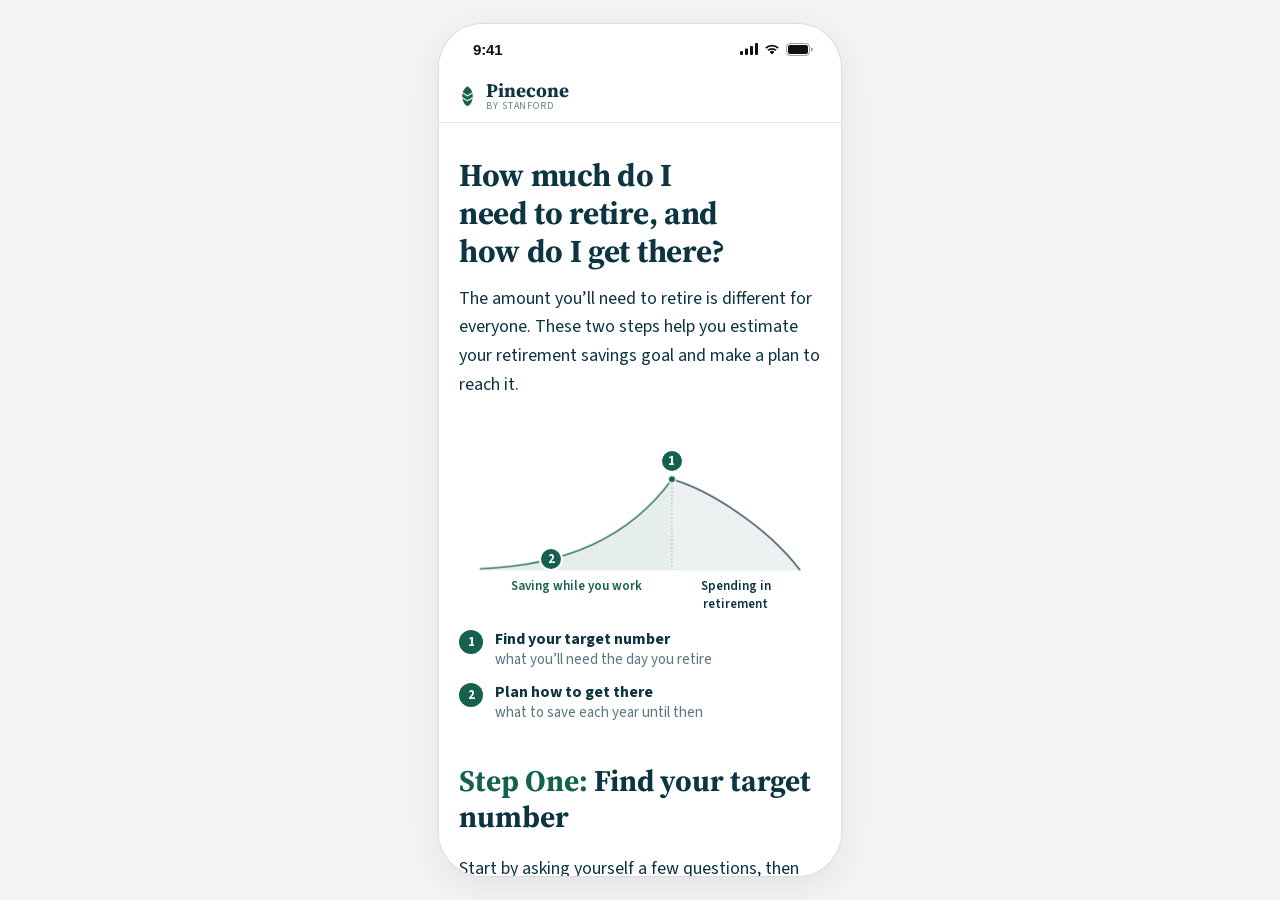
<file: index.html>
<!doctype html>
<html lang="en">
<head>
<meta charset="utf-8" />
<meta name="viewport" content="width=device-width, initial-scale=1" />
<meta name="robots" content="noindex, nofollow" />
<title>How much do I need to retire?</title>
<style>
  /* Phone frame for desktop user testing. The lesson loads in the iframe
     at phone width (402px, an iPhone 16 Pro), so it shows its own mobile
     layout. Same file for both prototypes: only lesson.html differs. */
  :root { --bg: #f4f4f4; --edge: #d9dcdc; --ink: #111; }
  * { box-sizing: border-box; }
  html, body { margin: 0; height: 100%; background: var(--bg); }
  body { display: flex; align-items: center; justify-content: center;
    padding: 24px 16px; font-family: -apple-system, BlinkMacSystemFont, "Segoe UI", sans-serif; }
  .phone { width: 402px; max-width: 100%; height: min(874px, calc(100vh - 48px));
    display: flex; flex-direction: column; background: #fff; border-radius: 44px;
    box-shadow: 0 0 0 1px var(--edge), 0 10px 40px rgba(0,0,0,.08);
    overflow: hidden; }
  .status { flex: 0 0 auto; height: 46px; display: flex; align-items: center;
    justify-content: space-between; padding: 4px 28px 0 34px; background: #fff;
    color: var(--ink); font-size: 15px; font-weight: 600; letter-spacing: -.01em; }
  .icons { display: flex; align-items: center; gap: 6px; }
  .icons svg { display: block; }
  iframe { flex: 1 1 auto; width: 100%; border: 0; display: block; background: #fff; }
  /* On a real phone or a narrow window, skip the frame and show the lesson full screen */
  @media (max-width: 500px) {
    body { padding: 0; }
    .phone { width: 100%; height: 100vh; height: 100dvh; border: 0; border-radius: 0; box-shadow: none; }
    .status { display: none; }
  }
</style>
</head>
<body>
  <div class="phone">
    <div class="status" aria-hidden="true">
      <span>9:41</span>
      <span class="icons">
        <svg width="18" height="12" viewBox="0 0 18 12"><rect x="0" y="8" width="3" height="4" rx="1" fill="currentColor"/><rect x="5" y="5.5" width="3" height="6.5" rx="1" fill="currentColor"/><rect x="10" y="3" width="3" height="9" rx="1" fill="currentColor"/><rect x="15" y="0" width="3" height="12" rx="1" fill="currentColor"/></svg>
        <svg width="16" height="12" viewBox="0 0 16 12"><path d="M8 11.5 5.6 9a3.4 3.4 0 0 1 4.8 0z" fill="currentColor"/><path d="M3.4 6.8a6.5 6.5 0 0 1 9.2 0l-1.3 1.3a4.7 4.7 0 0 0-6.6 0z" fill="currentColor"/><path d="M1.1 4.5a9.8 9.8 0 0 1 13.8 0l-1.3 1.3a8 8 0 0 0-11.2 0z" fill="currentColor"/></svg>
        <svg width="27" height="13" viewBox="0 0 27 13"><rect x=".5" y=".5" width="23" height="12" rx="3.5" fill="none" stroke="currentColor" opacity=".4"/><rect x="2" y="2" width="20" height="9" rx="2" fill="currentColor"/><path d="M25 4.5v4a2 2 0 0 0 0-4z" fill="currentColor" opacity=".4"/></svg>
      </span>
    </div>
    <iframe src="lesson.html" title="Lesson"></iframe>
  </div>
<script>
  /* Hide the lesson's scrollbar so the frame reads like a phone (it still
     scrolls with the mouse wheel or trackpad). Works because lesson.html is
     on the same site; if it ever isn't, the lesson just keeps its scrollbar. */
  var f = document.querySelector('iframe');
  f.addEventListener('load', function () {
    try {
      var d = f.contentDocument, st = d.createElement('style');
      st.textContent = 'html{scrollbar-width:none}html::-webkit-scrollbar,body::-webkit-scrollbar{display:none}';
      d.head.appendChild(st);
      d.title && (document.title = d.title);
    } catch (e) {}
  });
</script>
</body>
</html>
</file>
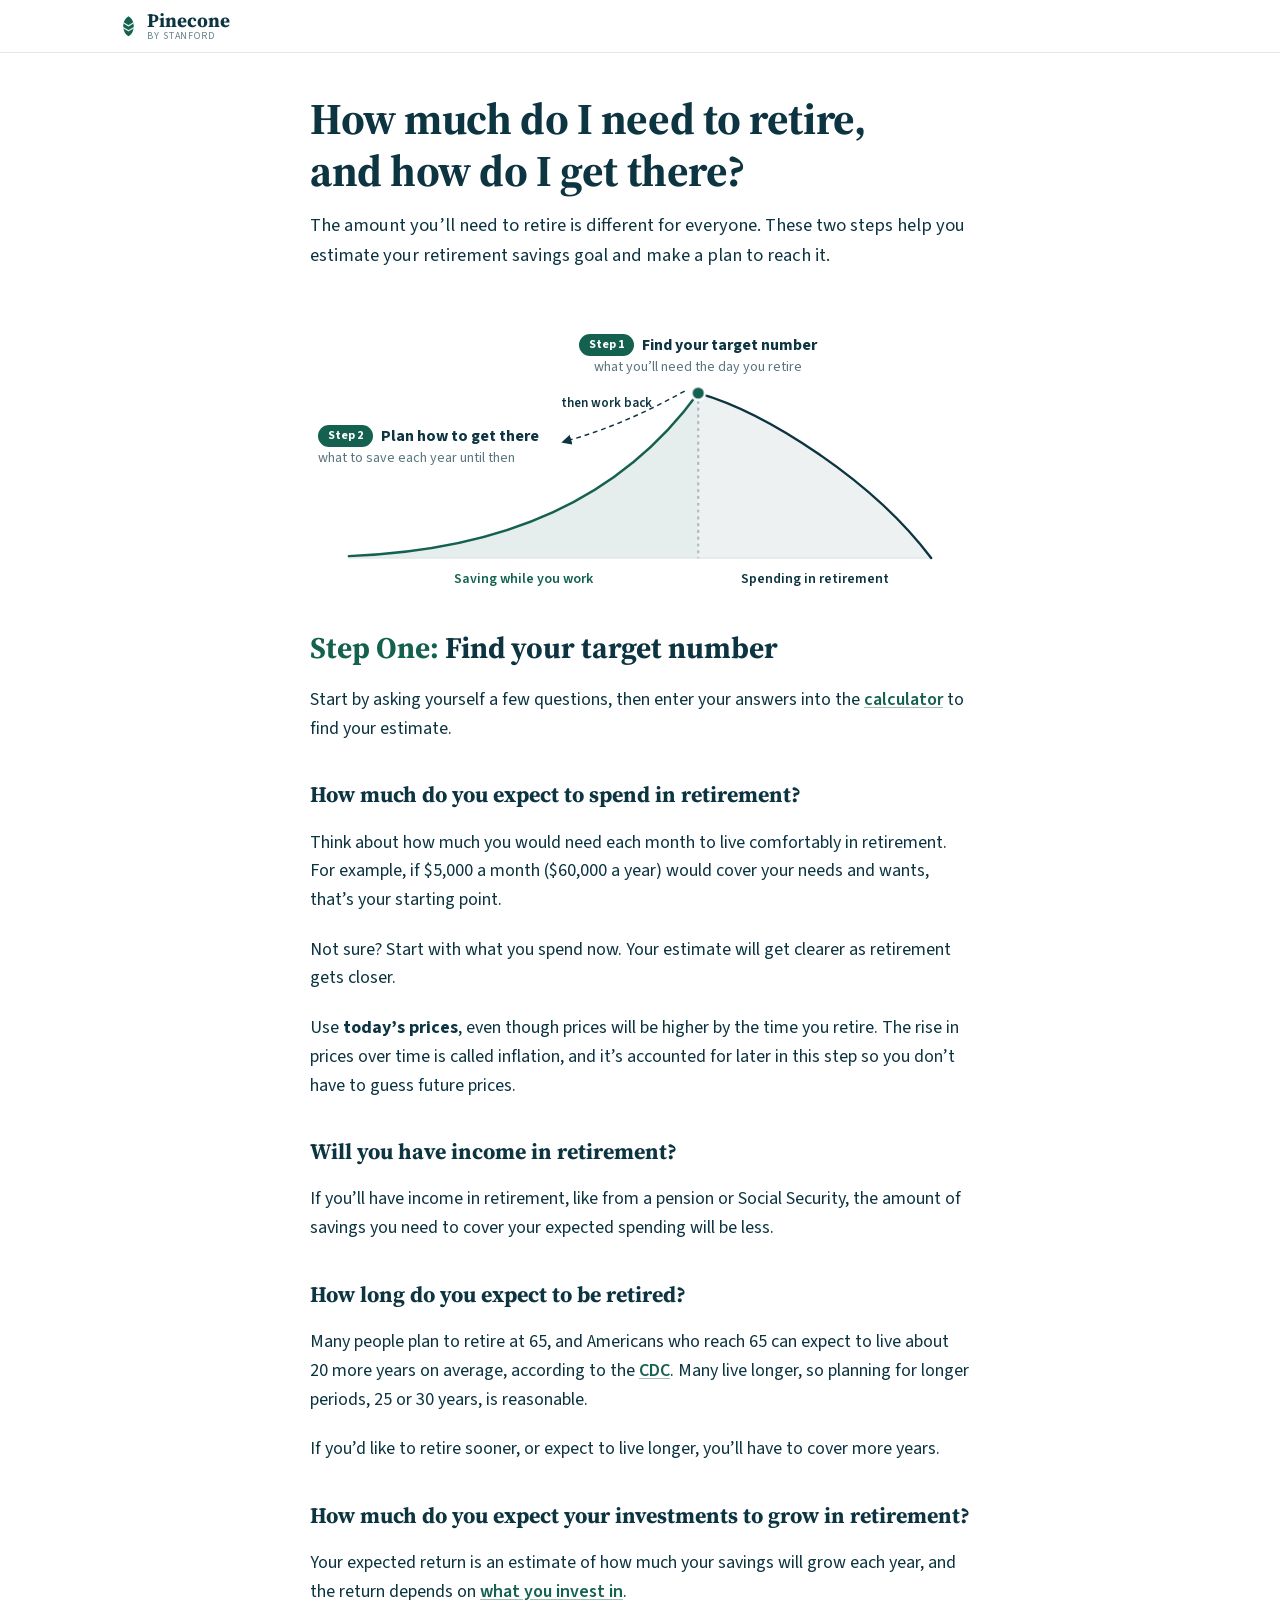
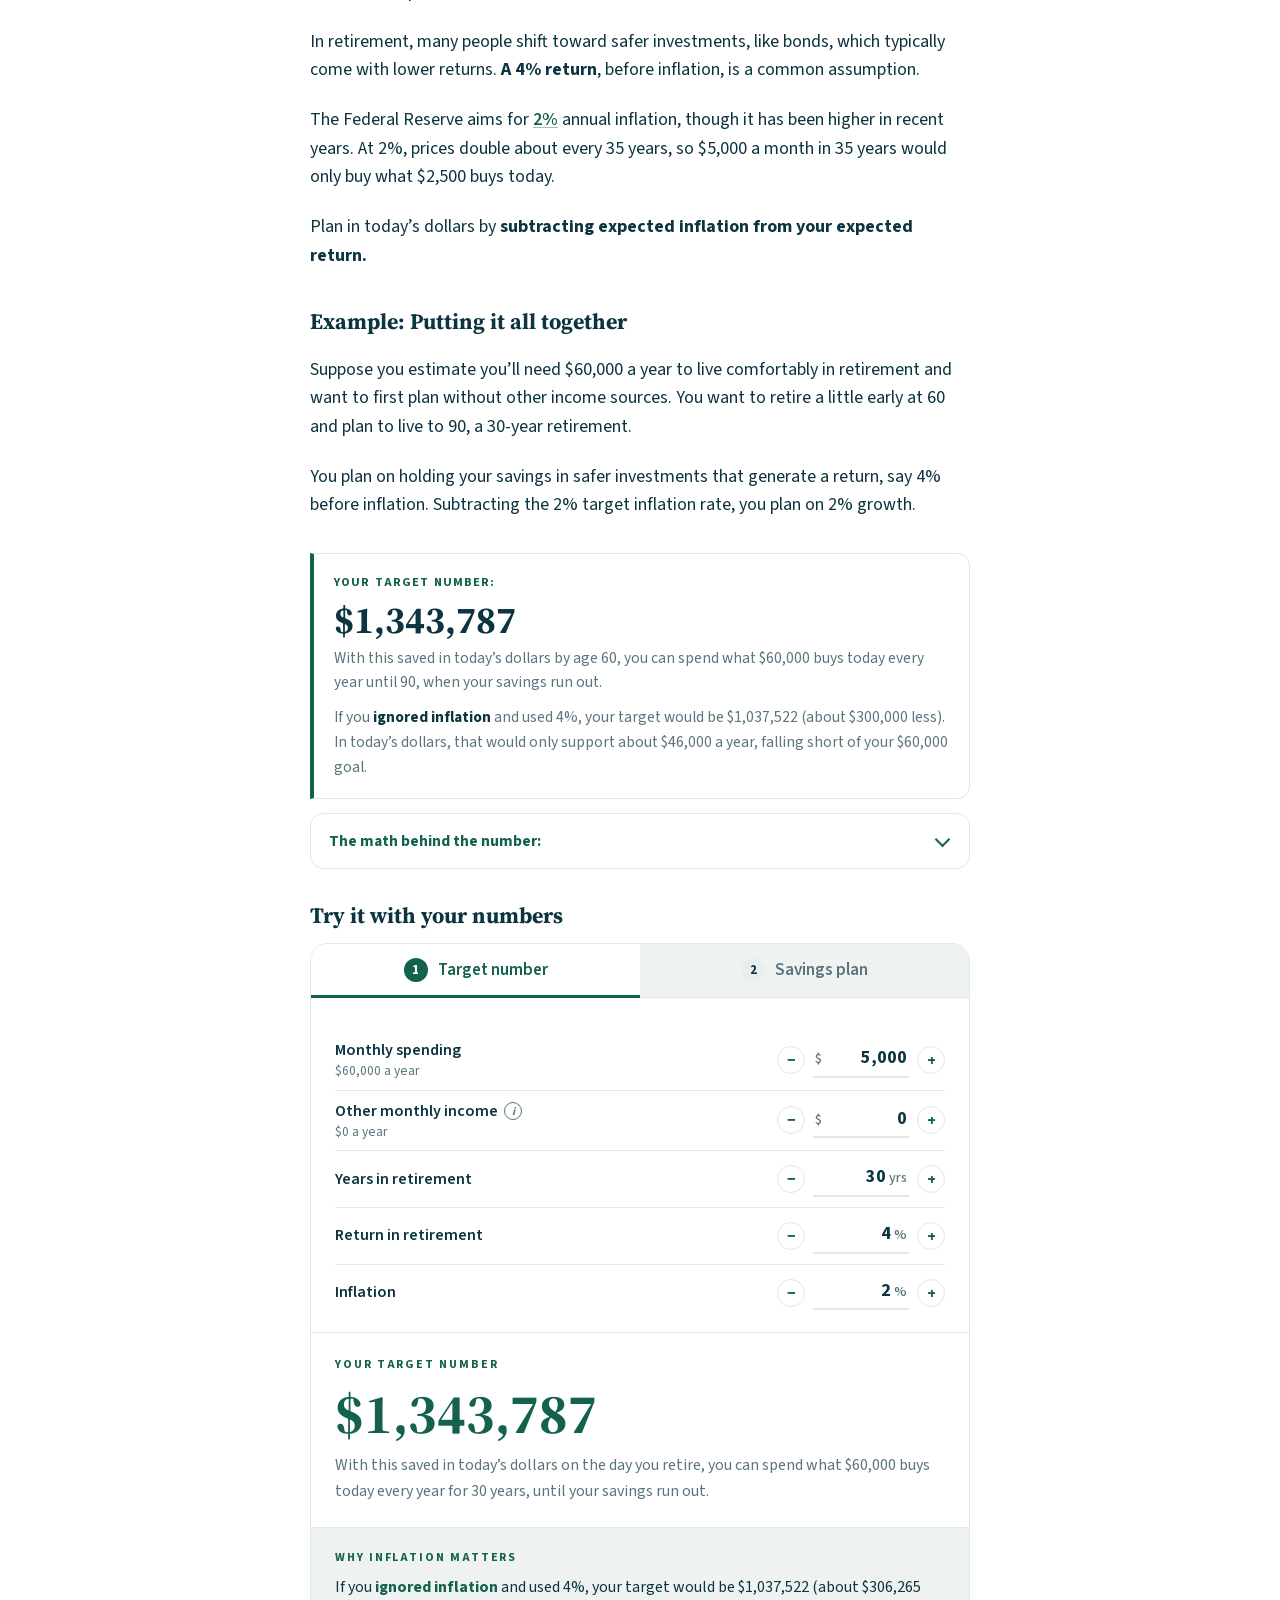
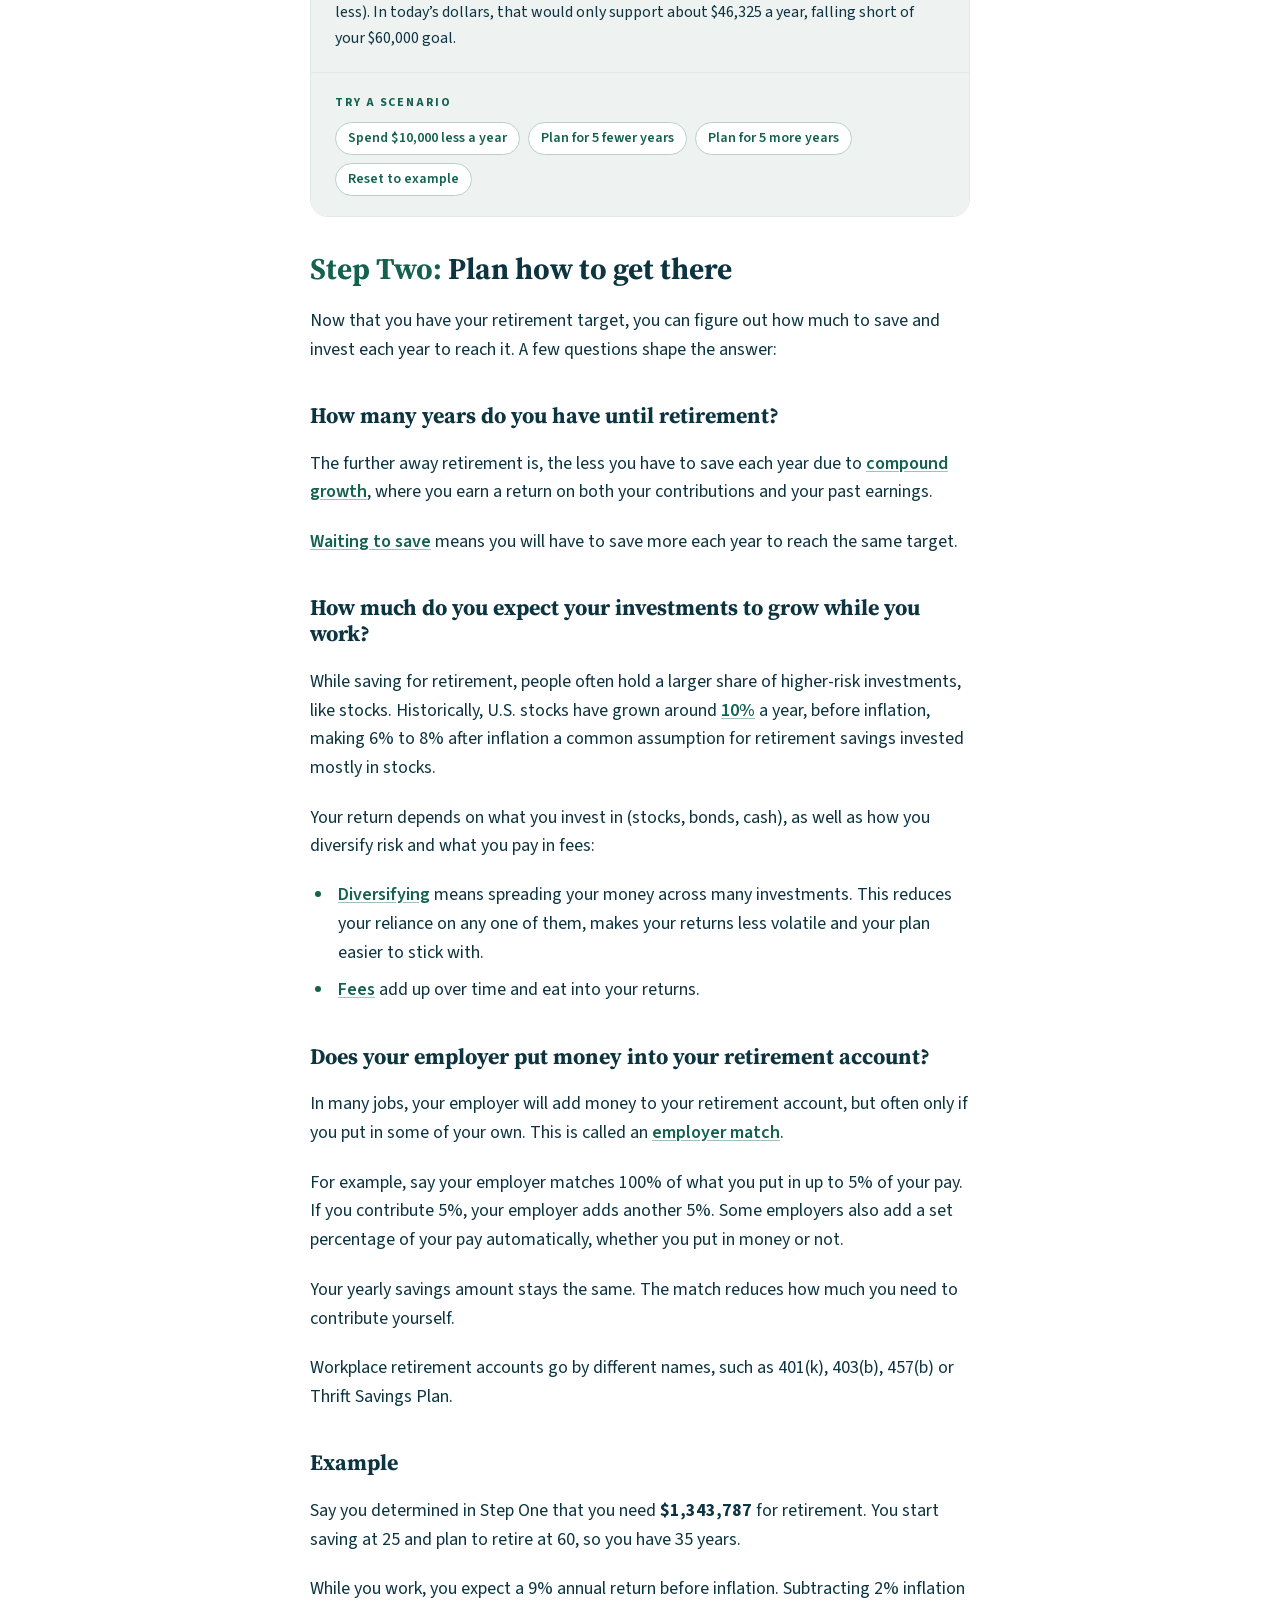
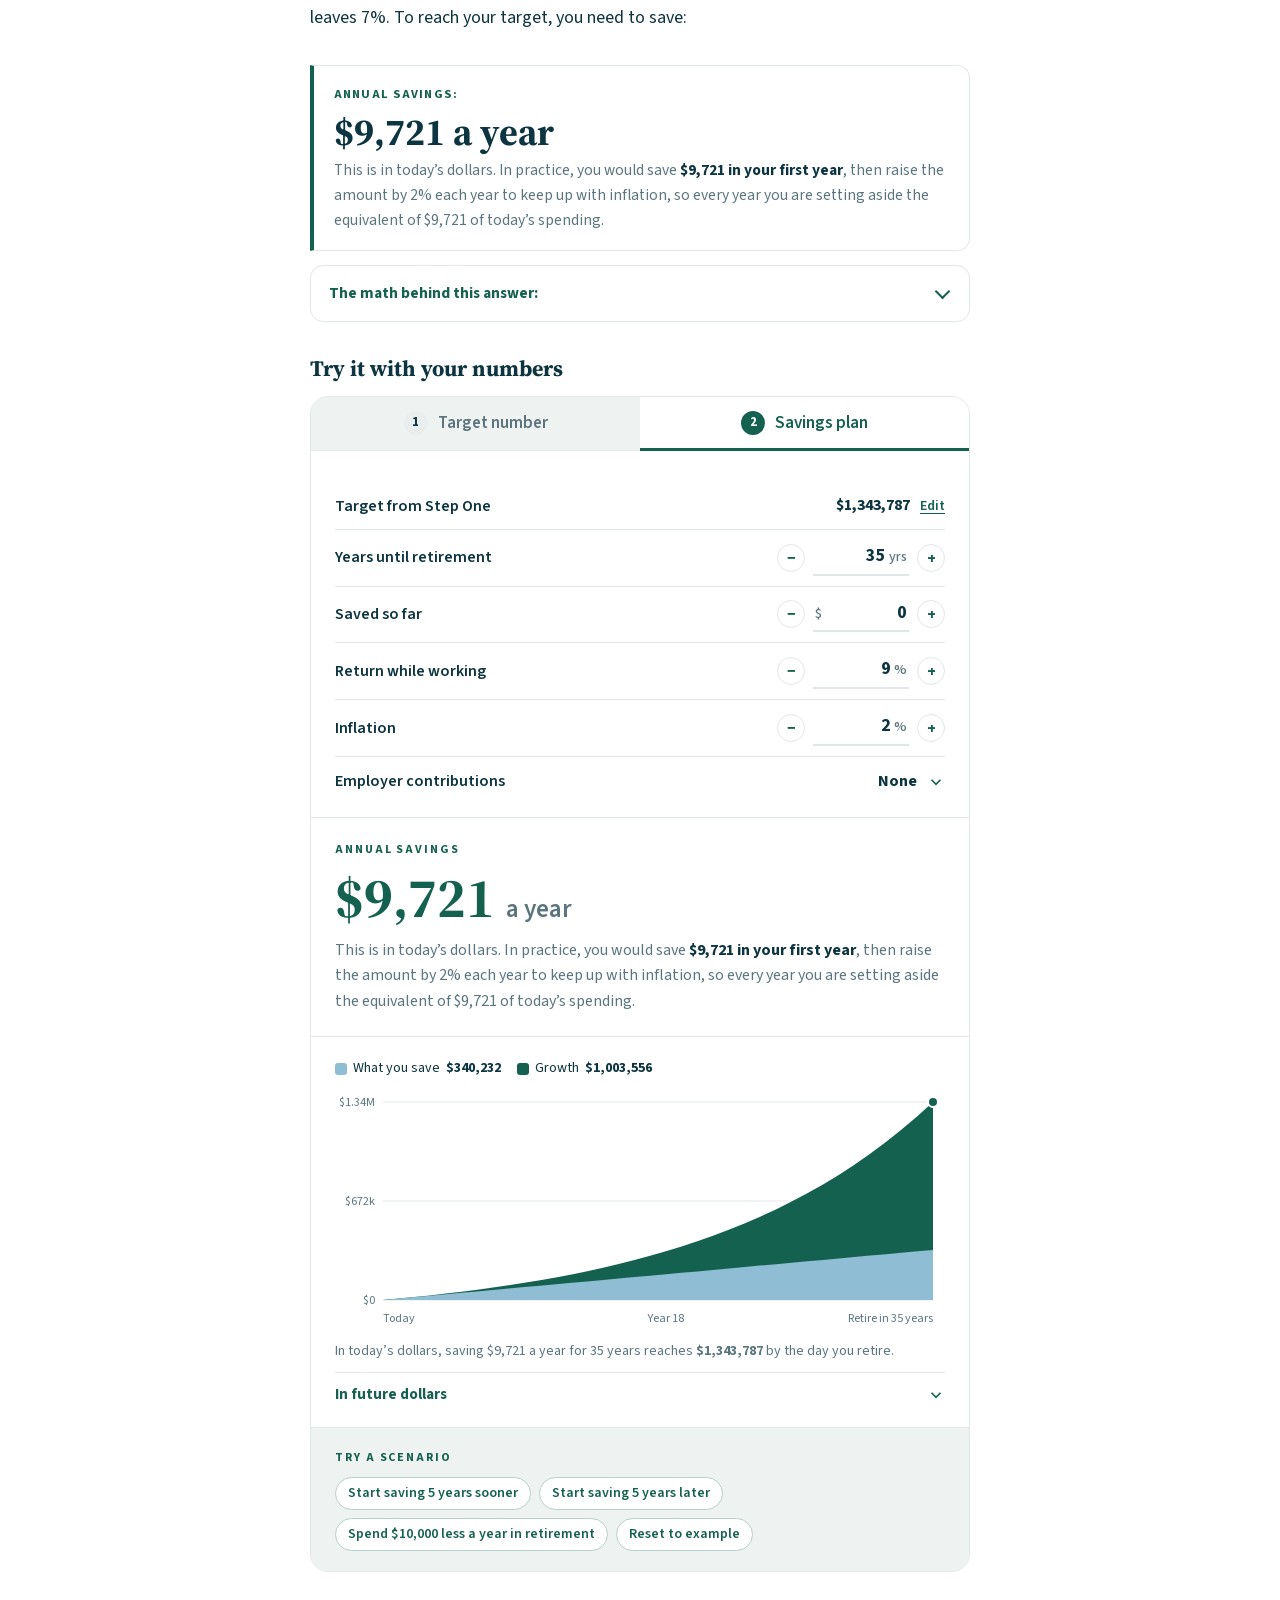
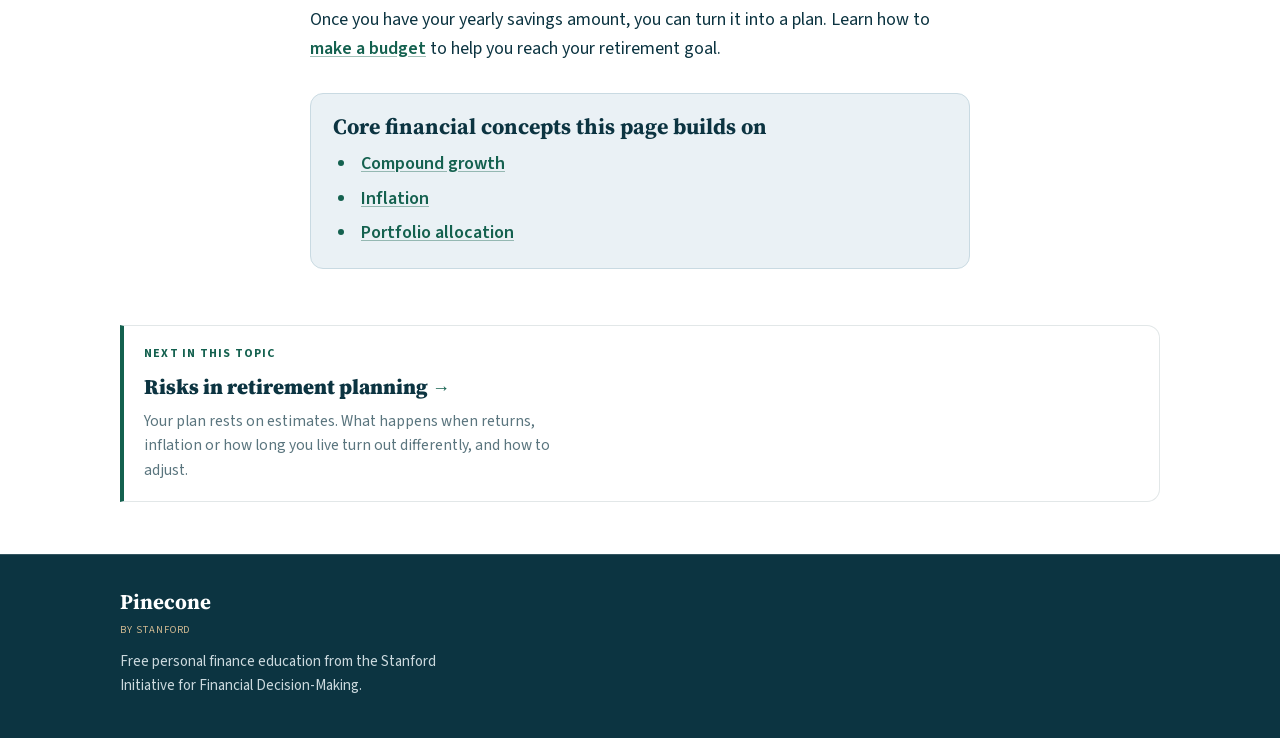
<file: lesson.html>
<!DOCTYPE html>
<html lang="en">
<head>
<meta charset="UTF-8" />
<meta name="viewport" content="width=device-width, initial-scale=1.0, viewport-fit=cover" />
<meta name="robots" content="noindex, nofollow" />
<meta name="description" content="Working out the total you are aiming at, reading
  where you are against it, and turning the distance between the two into a yearly
  amount." />
<meta name="theme-color" content="#0D3B4F" />
<title>How much do I need to retire, and how do I get there?</title>
<link rel="preconnect" href="https://fonts.googleapis.com" />
<link rel="preconnect" href="https://fonts.gstatic.com" crossorigin />
<!-- v8: Source Serif 4 at 400-700 with optical sizing, as in the Vercel version -->
<link href="https://fonts.googleapis.com/css2?family=Source+Serif+4:opsz,wght@8..60,400;8..60,600;8..60,700&display=swap" rel="stylesheet" />
<link rel="stylesheet" href="styles.css?v=135" />
</head>
<body class="vlook">

<a class="skip" href="#read">Skip to the article</a>

<header class="top">
  <div class="bar">
    <span class="brand">
      <svg class="mark" viewBox="0 0 20 26" aria-hidden="true" focusable="false">
        <path d="M10 1.5c4 2.6 6.2 6.6 6.2 11.2C16.2 19 13.6 23.3 10 25
                 6.4 23.3 3.8 19 3.8 12.7 3.8 8.1 6 4.1 10 1.5Z" fill="currentColor"/>
        <path d="M4.4 9.5 10 12.8l5.6-3.3M4.1 15.2 10 18.6l5.9-3.4"
              fill="none" stroke="#fff" stroke-width="1.6" stroke-linecap="round"
              stroke-linejoin="round" opacity=".85"/>
      </svg>
      <span class="name">Pinecone<small>by Stanford</small></span>
    </span>
  </div>
</header>

<main id="page">

  <section class="artmain">
    <div class="in">

      <div class="arthead" data-edit="article heading (v6)">
        <h1>How much do I need to retire, and how do I get there?</h1>
        <p>The amount you&rsquo;ll need to retire is different for everyone. These two steps help you
          estimate your retirement savings goal and make a plan to reach it.</p>
      </div>

      <!-- v9: the journey diagram (from the Vercel version) is the step map.
           Savings rise, peak on the day you retire, then fall. Step 1 is the
           peak; Step 2 works back from it. Outside every data-edit region. -->
      <figure class="jy" aria-labelledby="jy-desc">
        <p id="jy-desc" class="jy-sr">Your savings grow from today until you retire, peak on the day you retire, then shrink as you spend them in retirement. Step 1 finds the peak. Step 2 works backward from it to what you save each year.</p>
        <div class="jy-plot">
          <svg viewBox="0 0 680 280" aria-hidden="true" focusable="false">
            <defs>
              <marker id="jy-arrow" viewBox="0 0 10 10" refX="7" refY="5" markerWidth="7" markerHeight="7" orient="auto-start-reverse">
                <path d="M0,0 L10,5 L0,10 z" fill="#0c3441" />
              </marker>
            </defs>
            <path class="jy-aup jy-fade" d="M40,268 C200,262 320,210 400,100 L400,270 L40,270 Z" />
            <path class="jy-adown jy-fade jy-d1" d="M400,100 C470,120 580,190 640,270 L400,270 Z" />
            <line class="jy-base" x1="40" y1="270" x2="640" y2="270" />
            <line class="jy-retire jy-fade jy-d1" x1="400" y1="108" x2="400" y2="270" />
            <path class="jy-up jy-draw" pathLength="1" d="M40,268 C200,262 320,210 400,100" />
            <path class="jy-down jy-draw jy-draw2" pathLength="1" d="M400,100 C470,120 580,190 640,270" />
            <circle class="jy-fade jy-d1" cx="400" cy="100" r="7" fill="#14614f" stroke="#fff" stroke-width="2.5" />
            <path class="jy-back jy-fade jy-d2" d="M386,98 C346,120 306,138 262,150" marker-end="url(#jy-arrow)" />
          </svg>
          <a class="jy-ann jy-ann1 jy-fade jy-d1" href="#step-one">
            <span class="jy-row"><span class="stpill">Step 1</span><span class="jy-t">Find your target number</span></span>
            <span class="jy-s">what you&rsquo;ll need the day you retire</span>
          </a>
          <span class="jy-backlab jy-fade jy-d2" aria-hidden="true">then work back</span>
          <a class="jy-ann jy-ann2 jy-fade jy-d3" href="#step-two">
            <span class="jy-row"><span class="stpill">Step 2</span><span class="jy-t">Plan how to get there</span></span>
            <span class="jy-s">what to save each year until then</span>
          </a>
          <span class="jy-badge jy-b1 jy-fade jy-d1" aria-hidden="true">1</span>
          <span class="jy-badge jy-b2 jy-fade jy-d3" aria-hidden="true">2</span>
        </div>
        <div class="jy-phases" aria-hidden="true">
          <span>Saving while you work</span>
          <span>Spending in retirement</span>
        </div>
        <ol class="jy-list">
          <li><a href="#step-one"><span class="jy-n">1</span><span><span class="jy-t">Find your target number</span><span class="jy-s">what you&rsquo;ll need the day you retire</span></span></a></li>
          <li><a href="#step-two"><span class="jy-n">2</span><span><span class="jy-t">Plan how to get there</span><span class="jy-s">what to save each year until then</span></span></a></li>
        </ol>
      </figure>

      <!-- Empty on purpose: the copy is being written in the browser. Add a
           nav.contents block above this once the h2s are settled, since the
           contents list has to match the headings that actually exist.

           A calculator belongs on this page more than anywhere else on the
           site. Put it OUTSIDE this data-edit region: editor.js only touches
           [data-edit], so an interactive sitting outside one can use plain
           inputs and plain JS. -->
      <article class="prose" id="read" data-edit="article body (v6)">
        <h2 id="step-one"><span class="stepk">Step One:</span> Find your target number</h2>

        <p>Start by asking yourself a few questions, then enter your answers into
          the <a href="#a-calculator">calculator</a> to find your estimate.</p>

        <h3>How much do you expect to spend in retirement?</h3>

        <p>Think about how much you would need each month to live comfortably in
          retirement. For example, if $5,000 a month ($60,000 a year) would cover
          your needs and wants, that&rsquo;s your starting point.</p>

        <p>Not sure? Start with what you spend now. Your estimate will get clearer
          as retirement gets closer.</p>

        <p>Use <strong>today&rsquo;s prices</strong>, even though prices will be
          higher by the time you retire. The rise in prices over time is called
          inflation, and it&rsquo;s accounted for later in this step so you
          don&rsquo;t have to guess future prices.</p>

        <h3>Will you have income in retirement?</h3>

        <p>If you&rsquo;ll have income in retirement, like from a pension or
          Social Security, the amount of savings you need to cover your expected
          spending will be less.</p>

        <h3>How long do you expect to be retired?</h3>

        <p>Many people plan to retire at 65, and Americans who reach 65 can expect to
          live about 20 more years on average, according to the
          <a class="soon">CDC</a>. Many live longer, so planning
          for longer periods, 25 or 30 years, is reasonable.</p>

        <p>If you&rsquo;d like to retire sooner, or expect to live longer,
          you&rsquo;ll have to cover more years.</p>

        <h3>How much do you expect your investments to grow in retirement?</h3>

        <p>Your expected return is an estimate of how much your savings will grow
          each year, and the return depends on <a class="soon">what you invest in</a>.</p>

        <p>In retirement, many people shift toward safer investments, like bonds,
          which typically come with lower returns. <strong>A 4% return</strong>, before
          inflation, is a common assumption.</p>

        <p>The Federal Reserve aims for
          <a class="soon">2%</a> annual inflation, though it has been higher
          in recent years. At 2%, prices double about every 35 years, so $5,000 a
          month in 35 years would only buy what $2,500 buys today.</p>

        <p>Plan in today&rsquo;s dollars by <strong>subtracting expected inflation
          from your expected return.</strong></p>

        <h3>Example: Putting it all together</h3>

        <p>Suppose you estimate you&rsquo;ll need $60,000 a year to live
          comfortably in retirement and want to first plan without other income
          sources. You want to retire a little early at 60 and
          plan to live to 90, a 30-year retirement.</p>

        <p>You plan on holding your savings in safer investments that generate a
          return, say 4% before inflation. Subtracting the 2% target inflation
          rate, you plan on 2% growth.</p>

        <div class="keynum">
          <span class="ctitle">Your target number:</span>
          <span class="kfig">$1,343,787</span>
          <span class="klabel">With this saved in today&rsquo;s dollars by age 60,
            you can spend what $60,000 buys today every year until 90, when your
            savings run out.</span>
          <span class="klabel">If you <strong>ignored inflation</strong> and used
            4%, your target would be $1,037,522 (about $300,000 less). In
            today&rsquo;s dollars, that would only support about $46,000 a year,
            falling short of your $60,000 goal.</span>
        </div>

        <details class="math">
          <summary>The math behind the number:</summary>
          <div class="dbody">
            <div class="formula"><var>PV</var><span class="op">=</span><span class="frac"><span class="num"><var>C</var></span><span class="den"><var>r</var></span></span><span class="par">(</span>1<span class="op">&minus;</span><span class="frac"><span class="num">1</span><span class="den">(1+<var>r</var>)<sup><var>T</var></sup></span></span><span class="par">)</span></div>
            <ul>
              <li><var>PV</var> = the retirement number (what you&rsquo;re solving for)</li>
              <li><var>C</var> = 60,000 (yearly retirement spending)</li>
              <li><var>r</var> = 0.02 (a 2% return after inflation)</li>
              <li><var>T</var> = 30 (years of retirement)</li>
            </ul>
            <p class="mstep">With the numbers filled in:</p>
            <div class="formula"><var>PV</var><span class="op">=</span><span class="frac"><span class="num">60,000</span><span class="den">0.02</span></span><span class="par">(</span>1<span class="op">&minus;</span><span class="frac"><span class="num">1</span><span class="den">(1.02)<sup>30</sup></span></span><span class="par">)</span></div>
            <ol class="msteps">
              <li>60,000 &divide; 0.02 = 3,000,000</li>
              <li>(1.02)<sup>30</sup> = 1.811362, and 1 &divide; 1.811362 = 0.552071</li>
              <li>1 &minus; 0.552071 = 0.447929</li>
              <li>3,000,000 &times; 0.447929 = <strong>$1,343,787</strong></li>
            </ol>
          </div>
        </details>

      </article>

      <!-- v10: the calculator, matched to the Vercel version. The same calculator
           appears twice, each with Step One / Step Two tabs: this copy opens on
           Step One, the copy after Step Two opens on Step Two. Both share one set
           of answers. They sit OUTSIDE every data-edit region, so editor.js never
           touches their inputs. -->
      <section class="vc" id="a-calculator" aria-labelledby="a-vc-h">
        <h2 class="vc-h" id="a-vc-h">Try it with your numbers</h2>
        <div class="vc-card">
          <div class="vc-tabs" role="tablist" aria-label="Calculator steps">
            <button type="button" class="vc-tab" role="tab" id="a-vc-t1" aria-controls="a-vc-p1" aria-selected="true" tabindex="0"><span class="vc-tn" aria-hidden="true">1</span>Target number</button>
            <button type="button" class="vc-tab" role="tab" id="a-vc-t2" aria-controls="a-vc-p2" aria-selected="false" tabindex="-1"><span class="vc-tn" aria-hidden="true">2</span>Savings plan</button>
          </div>
          <div class="vc-panel" role="tabpanel" id="a-vc-p1" aria-labelledby="a-vc-t1">
          <div class="vc-recap">
            <div class="vc-rows">
              <div class="vc-row"><span class="vc-lab"><label for="a-vc-monthly">Monthly spending</label><span class="vc-yr" data-out="spendYr"></span></span><div class="vc-step"><button type="button" data-step="monthly" data-by="-250" aria-label="Decrease monthly spending">&minus;</button><span class="vc-field"><span class="vc-unit">$</span><input id="a-vc-monthly" data-bind="monthly" data-type="money" inputmode="numeric" maxlength="7" /></span><button type="button" data-step="monthly" data-by="250" aria-label="Increase monthly spending">+</button></div></div>
              <div class="vc-row"><span class="vc-lab"><span class="vc-ltip"><label for="a-vc-other">Other monthly income</label><span class="vc-tipw"><button type="button" class="vc-tipb" aria-label="What counts as other monthly income?" aria-describedby="a-vc-tip-other" aria-expanded="false">i</button><span class="vc-tipbub" role="tooltip" id="a-vc-tip-other">Income you expect to get each month in retirement, from sources like a pension or Social Security.</span></span></span><span class="vc-yr" data-out="otherYr"></span></span><div class="vc-step"><button type="button" data-step="other" data-by="-250" aria-label="Decrease other income">&minus;</button><span class="vc-field"><span class="vc-unit">$</span><input id="a-vc-other" data-bind="other" data-type="money" inputmode="numeric" maxlength="7" /></span><button type="button" data-step="other" data-by="250" aria-label="Increase other income">+</button></div></div>
              <div class="vc-row"><label for="a-vc-years">Years in retirement</label><div class="vc-step"><button type="button" data-step="years" data-by="-1" aria-label="Fewer years">&minus;</button><span class="vc-field"><input id="a-vc-years" data-bind="years" data-type="int" inputmode="numeric" maxlength="2" /><span class="vc-unit">yrs</span></span><button type="button" data-step="years" data-by="1" aria-label="More years">+</button></div></div>
              <div class="vc-row"><label for="a-vc-ret">Return in retirement</label><div class="vc-step"><button type="button" data-step="retReturn" data-by="-0.5" aria-label="Lower return">&minus;</button><span class="vc-field"><input id="a-vc-ret" data-bind="retReturn" data-type="pct" inputmode="decimal" maxlength="5" /><span class="vc-unit">%</span></span><button type="button" data-step="retReturn" data-by="0.5" aria-label="Higher return">+</button></div></div>
              <div class="vc-row"><label for="a-vc-infl1">Inflation</label><div class="vc-step"><button type="button" data-step="inflation" data-by="-0.5" aria-label="Lower inflation">&minus;</button><span class="vc-field"><input id="a-vc-infl1" data-bind="inflation" data-type="pct" inputmode="decimal" maxlength="5" /><span class="vc-unit">%</span></span><button type="button" data-step="inflation" data-by="0.5" aria-label="Higher inflation">+</button></div></div>
            </div>
          </div>
          <div class="vc-top" aria-live="polite">
            <span class="vc-eye">Your target number</span>
            <div class="vc-big" data-tween="target"></div>
            <p data-out="targetLine"></p>
          </div>
          <div class="vc-compare" data-needs-compare>
            <span class="vc-eye">Why inflation matters</span>
            <p data-out="compareLine"></p>
          </div>
          <div class="vc-sec vc-scen">
            <span class="vc-eye">Try a scenario</span>
            <div class="vc-chips">
              <button type="button" class="vc-chip" data-scen="less">Spend $10,000 less a year</button>
              <button type="button" class="vc-chip" data-scen="fewer">Plan for 5 fewer years</button>
              <button type="button" class="vc-chip" data-scen="more">Plan for 5 more years</button>
              <button type="button" class="vc-chip" data-scen="reset">Reset to example</button>
            </div>
          </div>
        </div>
          <div class="vc-panel" role="tabpanel" id="a-vc-p2" aria-labelledby="a-vc-t2" hidden>
          <div class="vc-recap">
            <div class="vc-rows">
              <div class="vc-row"><span class="vc-label">Target from Step One</span><span class="vc-val"><b class="num" data-out="targetTxt"></b> <a href="#a-vc-p1" class="vc-edit">Edit</a></span></div>
              <div class="vc-row"><label for="a-vc-ytr">Years until retirement</label><div class="vc-step"><button type="button" data-step="ytr" data-by="-1" aria-label="Fewer years until retirement">&minus;</button><span class="vc-field"><input id="a-vc-ytr" data-bind="ytr" data-type="int" inputmode="numeric" maxlength="2" /><span class="vc-unit">yrs</span></span><button type="button" data-step="ytr" data-by="1" aria-label="More years until retirement">+</button></div></div>
              <div class="vc-row"><label for="a-vc-saved">Saved so far</label><div class="vc-step"><button type="button" data-step="saved" data-by="-5000" aria-label="Decrease savings so far">&minus;</button><span class="vc-field"><span class="vc-unit">$</span><input id="a-vc-saved" data-bind="saved" data-type="money" inputmode="numeric" maxlength="11" /></span><button type="button" data-step="saved" data-by="5000" aria-label="Increase savings so far">+</button></div></div>
              <div class="vc-row"><label for="a-vc-work">Return while working</label><div class="vc-step"><button type="button" data-step="workReturn" data-by="-0.5" aria-label="Lower return while working">&minus;</button><span class="vc-field"><input id="a-vc-work" data-bind="workReturn" data-type="pct" inputmode="decimal" maxlength="5" /><span class="vc-unit">%</span></span><button type="button" data-step="workReturn" data-by="0.5" aria-label="Higher return while working">+</button></div></div>
              <div class="vc-row"><label for="a-vc-infl2">Inflation</label><div class="vc-step"><button type="button" data-step="inflation" data-by="-0.5" aria-label="Lower inflation">&minus;</button><span class="vc-field"><input id="a-vc-infl2" data-bind="inflation" data-type="pct" inputmode="decimal" maxlength="5" /><span class="vc-unit">%</span></span><button type="button" data-step="inflation" data-by="0.5" aria-label="Higher inflation">+</button></div></div>
              <details class="vc-acc">
                <summary><span class="vc-label">Employer contributions</span><span class="vc-val"><b class="num" data-out="empRow"></b><svg width="18" height="18" viewBox="0 0 24 24" fill="none" stroke="currentColor" stroke-width="2.2" aria-hidden="true"><path d="m6 9 6 6 6-6"/></svg></span></summary>
                <div class="vc-accb">
                  <div class="vc-chips" role="group" aria-label="What your employer puts in">
                    <button type="button" class="vc-chip" data-kind="hasMatch" aria-pressed="false">A match on what I put in</button>
                    <button type="button" class="vc-chip" data-kind="hasAuto" aria-pressed="false">A set % of my pay</button>
                  </div>
                  <div class="vc-row acc-salary" hidden><label for="a-vc-salary">Yearly pay</label><div class="vc-step"><button type="button" data-step="salary" data-by="-5000" aria-label="Decrease yearly pay">&minus;</button><span class="vc-field"><span class="vc-unit">$</span><input id="a-vc-salary" data-bind="salary" data-type="money" inputmode="numeric" maxlength="10" /></span><button type="button" data-step="salary" data-by="5000" aria-label="Increase yearly pay">+</button></div></div>
                  <div class="vc-row acc-match" hidden><label for="a-vc-mpct">Match rate</label><div class="vc-step"><button type="button" data-step="matchPct" data-by="-25" aria-label="Lower match rate">&minus;</button><span class="vc-field"><input id="a-vc-mpct" data-bind="matchPct" data-type="pct" inputmode="decimal" maxlength="5" /><span class="vc-unit">%</span></span><button type="button" data-step="matchPct" data-by="25" aria-label="Higher match rate">+</button></div></div>
                  <div class="vc-row acc-match" hidden><label for="a-vc-mcap">Matched up to</label><div class="vc-step"><button type="button" data-step="matchCap" data-by="-1" aria-label="Lower match limit">&minus;</button><span class="vc-field"><input id="a-vc-mcap" data-bind="matchCap" data-type="pct" inputmode="decimal" maxlength="5" /><span class="vc-unit">% of pay</span></span><button type="button" data-step="matchCap" data-by="1" aria-label="Higher match limit">+</button></div></div>
                  <div class="vc-row acc-tier2" hidden><label for="a-vc-t2pct">Then matches</label><div class="vc-step"><button type="button" data-step="tier2Pct" data-by="-25" aria-label="Lower second match rate">&minus;</button><span class="vc-field"><input id="a-vc-t2pct" data-bind="tier2Pct" data-type="pct" inputmode="decimal" maxlength="5" /><span class="vc-unit">%</span></span><button type="button" data-step="tier2Pct" data-by="25" aria-label="Higher second match rate">+</button></div></div>
                  <div class="vc-row acc-tier2" hidden><label for="a-vc-t2cap">Of the next</label><div class="vc-step"><button type="button" data-step="tier2Cap" data-by="-1" aria-label="Lower second match limit">&minus;</button><span class="vc-field"><input id="a-vc-t2cap" data-bind="tier2Cap" data-type="pct" inputmode="decimal" maxlength="5" /><span class="vc-unit">% of pay</span></span><button type="button" data-step="tier2Cap" data-by="1" aria-label="Higher second match limit">+</button></div></div>
                  <div class="vc-presets vc-accp acc-match" role="group" aria-labelledby="a-vc-plan-q" hidden>
                    <span class="vc-plabel" id="a-vc-plan-q">Common setups:</span>
                    <button type="button" class="vc-preset" data-plan="100,6" aria-pressed="false">100% up to 6%</button>
                    <button type="button" class="vc-preset" data-plan="50,6" aria-pressed="false">50% up to 6%</button>
                    <button type="button" class="vc-preset" data-plan="100,4" aria-pressed="false">100% up to 4%</button>
                    <button type="button" class="vc-preset" data-plan="100,3,50,2" aria-pressed="false">100% of 3%, then 50% of 2%</button>
                    <button type="button" class="vc-preset vc-padd vc-tier2" aria-expanded="false"><span>+ Add a second level</span></button>
                  </div>
                  <div class="vc-row acc-auto" hidden><label for="a-vc-auto">Automatic contribution</label><div class="vc-step"><button type="button" data-step="autoPct" data-by="-1" aria-label="Lower automatic contribution">&minus;</button><span class="vc-field"><input id="a-vc-auto" data-bind="autoPct" data-type="pct" inputmode="decimal" maxlength="5" /><span class="vc-unit">% of pay</span></span><button type="button" data-step="autoPct" data-by="1" aria-label="Higher automatic contribution">+</button></div></div>
                </div>
              </details>
            </div>
          </div>
          <div class="vc-top" aria-live="polite">
            <span class="vc-eye">Annual savings</span>
            <div class="vc-big"><span data-tween="annual"></span> <small>a year</small></div>
            <p data-out="annualLine"></p>
          </div>
          <div class="vc-compare" data-needs-match>
            <span class="vc-eye">Where your savings come from</span>
            <div class="vc-split" data-out="splitHtml"></div>
            <div class="vc-notes" data-out="empNotes"></div>
          </div>
          <div class="vc-sec vc-chart">
            <div class="vc-legend"></div>
            <svg class="vc-svg" viewBox="0 0 600 240" role="img" aria-label="How your savings grow until you retire"></svg>
            <p class="vc-cnote" data-out="chartNote"></p>
            <details class="vc-future">
              <summary>In future dollars <svg width="18" height="18" viewBox="0 0 24 24" fill="none" stroke="currentColor" stroke-width="2.2" aria-hidden="true"><path d="m6 9 6 6 6-6"/></svg></summary>
              <div class="vc-fbody"></div>
            </details>
          </div>
          <div class="vc-sec vc-scen">
            <span class="vc-eye">Try a scenario</span>
            <div class="vc-chips">
              <button type="button" class="vc-chip" data-scen="sooner">Start saving 5 years sooner</button>
              <button type="button" class="vc-chip" data-scen="later">Start saving 5 years later</button>
              <button type="button" class="vc-chip" data-scen="less">Spend $10,000 less a year in retirement</button>
              <button type="button" class="vc-chip" data-scen="reset">Reset to example</button>
            </div>
          </div>
        </div>
        </div>
      </section>

      <article class="prose" data-edit="article body, continued (v6)">
        <h2 id="step-two"><span class="stepk">Step Two:</span> Plan how to get there</h2>

        <p>Now that you have your retirement target, you can figure out how much to save
          and invest each year to reach it. A few questions shape
          the answer:</p>

        <h3>How many years do you have until retirement?</h3>

        <p>The further away retirement is, the less you have to save each year due
          to <a class="soon">compound growth</a>, where you earn a
          return on both your contributions and your past earnings.</p>

        <p><a class="soon">Waiting to save</a> means you will have to save more each
          year to reach the same target.</p>

        <h3>How much do you expect your investments to grow while you work?</h3>

        <p>While saving for retirement, people often hold a larger share of
          higher-risk investments, like stocks. Historically, U.S. stocks have
          grown around
          <a class="soon">10%</a> a year, before inflation, making
          6% to 8% after inflation a common assumption for retirement savings
          invested mostly in stocks.</p>

        <p>Your return depends on what you invest in (stocks, bonds, cash), as well
          as how you diversify risk and what you pay in fees:</p>

        <ul>
          <li><a class="soon">Diversifying</a> means spreading your money across many
            investments. This reduces your reliance on any one of them, makes your returns less volatile and your plan easier to stick with.</li>
          <li><a class="soon">Fees</a> add up over time and eat into your returns.</li>
        </ul>

        <h3>Does your employer put money into your retirement account?</h3>

        <p>In many jobs, your employer will add money to your retirement account,
          but often only if you put in some of your own. This is called an
          <a class="soon">employer match</a>.</p>

        <p>For example, say your employer matches 100% of what you put in up to
          5% of your pay. If you contribute 5%, your employer adds another 5%.
          Some employers also add a set percentage of your pay automatically,
          whether you put in money or not.</p>

        <p>Your yearly savings amount stays the same. The match reduces how
          much you need to contribute yourself.</p>

        <p>Workplace retirement accounts go by different names, such as 401(k),
          403(b), 457(b) or Thrift Savings Plan.</p>

        <h3>Example</h3>

        <p>Say you determined in Step One that you need <strong>$1,343,787</strong>
          for retirement. You start saving at 25 and plan to retire at 60, so you have 35 years.</p>

        <p>While you work, you expect a 9% annual return before inflation.
          Subtracting 2% inflation leaves 7%. To reach your target, you need to
          save:</p>

        <div class="keynum">
          <span class="ctitle">Annual savings:</span>
          <span class="kfig">$9,721 a year</span>
          <span class="klabel">This is in today&rsquo;s dollars. In practice, you
            would save <strong>$9,721 in your first year</strong>, then raise the
            amount by 2% each year to keep up with inflation, so every year you are
            setting aside the equivalent of $9,721 of today&rsquo;s spending.</span>
        </div>

        <details class="math">
          <summary>The math behind this answer:</summary>
          <div class="dbody">
            <div class="formula"><var>FV</var><span class="op">=</span><span class="frac"><span class="num"><var>C</var></span><span class="den"><var>r</var></span></span><span class="par">(</span><span class="grp">(1+<var>r</var>)<sup><var>T</var></sup></span><span class="op">&minus;</span>1<span class="par">)</span></div>
            <ul>
              <li><var>FV</var> = 1,343,787 (the retirement number from Step One)</li>
              <li><var>C</var> = the yearly savings (what you&rsquo;re solving for)</li>
              <li><var>r</var> = 0.07 (a 7% return after inflation)</li>
              <li><var>T</var> = 35 (years until retirement)</li>
            </ul>
            <p class="mstep">With the numbers filled in:</p>
            <div class="formula">1,343,787<span class="op">=</span><span class="frac"><span class="num"><var>C</var></span><span class="den">0.07</span></span><span class="par">(</span><span class="grp">(1.07)<sup>35</sup></span><span class="op">&minus;</span>1<span class="par">)</span></div>
            <ol class="msteps">
              <li>(1.07)<sup>35</sup> = 10.676581, and 10.676581 &minus; 1 = 9.676581</li>
              <li>1,343,787 &times; 0.07 = 94,065.09</li>
              <li>94,065.09 &divide; 9.676581 = <strong>$9,721</strong></li>
            </ol>
          </div>
        </details>

      </article>

      <section class="vc" id="calculator" aria-labelledby="b-vc-h">
        <h2 class="vc-h" id="b-vc-h">Try it with your numbers</h2>
        <div class="vc-card">
          <div class="vc-tabs" role="tablist" aria-label="Calculator steps">
            <button type="button" class="vc-tab" role="tab" id="b-vc-t1" aria-controls="b-vc-p1" aria-selected="false" tabindex="-1"><span class="vc-tn" aria-hidden="true">1</span>Target number</button>
            <button type="button" class="vc-tab" role="tab" id="b-vc-t2" aria-controls="b-vc-p2" aria-selected="true" tabindex="0"><span class="vc-tn" aria-hidden="true">2</span>Savings plan</button>
          </div>
          <div class="vc-panel" role="tabpanel" id="b-vc-p1" aria-labelledby="b-vc-t1" hidden>
          <div class="vc-recap">
            <div class="vc-rows">
              <div class="vc-row"><span class="vc-lab"><label for="b-vc-monthly">Monthly spending</label><span class="vc-yr" data-out="spendYr"></span></span><div class="vc-step"><button type="button" data-step="monthly" data-by="-250" aria-label="Decrease monthly spending">&minus;</button><span class="vc-field"><span class="vc-unit">$</span><input id="b-vc-monthly" data-bind="monthly" data-type="money" inputmode="numeric" maxlength="7" /></span><button type="button" data-step="monthly" data-by="250" aria-label="Increase monthly spending">+</button></div></div>
              <div class="vc-row"><span class="vc-lab"><span class="vc-ltip"><label for="b-vc-other">Other monthly income</label><span class="vc-tipw"><button type="button" class="vc-tipb" aria-label="What counts as other monthly income?" aria-describedby="b-vc-tip-other" aria-expanded="false">i</button><span class="vc-tipbub" role="tooltip" id="b-vc-tip-other">Income you expect to get each month in retirement, from sources like a pension or Social Security.</span></span></span><span class="vc-yr" data-out="otherYr"></span></span><div class="vc-step"><button type="button" data-step="other" data-by="-250" aria-label="Decrease other income">&minus;</button><span class="vc-field"><span class="vc-unit">$</span><input id="b-vc-other" data-bind="other" data-type="money" inputmode="numeric" maxlength="7" /></span><button type="button" data-step="other" data-by="250" aria-label="Increase other income">+</button></div></div>
              <div class="vc-row"><label for="b-vc-years">Years in retirement</label><div class="vc-step"><button type="button" data-step="years" data-by="-1" aria-label="Fewer years">&minus;</button><span class="vc-field"><input id="b-vc-years" data-bind="years" data-type="int" inputmode="numeric" maxlength="2" /><span class="vc-unit">yrs</span></span><button type="button" data-step="years" data-by="1" aria-label="More years">+</button></div></div>
              <div class="vc-row"><label for="b-vc-ret">Return in retirement</label><div class="vc-step"><button type="button" data-step="retReturn" data-by="-0.5" aria-label="Lower return">&minus;</button><span class="vc-field"><input id="b-vc-ret" data-bind="retReturn" data-type="pct" inputmode="decimal" maxlength="5" /><span class="vc-unit">%</span></span><button type="button" data-step="retReturn" data-by="0.5" aria-label="Higher return">+</button></div></div>
              <div class="vc-row"><label for="b-vc-infl1">Inflation</label><div class="vc-step"><button type="button" data-step="inflation" data-by="-0.5" aria-label="Lower inflation">&minus;</button><span class="vc-field"><input id="b-vc-infl1" data-bind="inflation" data-type="pct" inputmode="decimal" maxlength="5" /><span class="vc-unit">%</span></span><button type="button" data-step="inflation" data-by="0.5" aria-label="Higher inflation">+</button></div></div>
            </div>
          </div>
          <div class="vc-top" aria-live="polite">
            <span class="vc-eye">Your target number</span>
            <div class="vc-big" data-tween="target"></div>
            <p data-out="targetLine"></p>
          </div>
          <div class="vc-compare" data-needs-compare>
            <span class="vc-eye">Why inflation matters</span>
            <p data-out="compareLine"></p>
          </div>
          <div class="vc-sec vc-scen">
            <span class="vc-eye">Try a scenario</span>
            <div class="vc-chips">
              <button type="button" class="vc-chip" data-scen="less">Spend $10,000 less a year</button>
              <button type="button" class="vc-chip" data-scen="fewer">Plan for 5 fewer years</button>
              <button type="button" class="vc-chip" data-scen="more">Plan for 5 more years</button>
              <button type="button" class="vc-chip" data-scen="reset">Reset to example</button>
            </div>
          </div>
        </div>
          <div class="vc-panel" role="tabpanel" id="b-vc-p2" aria-labelledby="b-vc-t2">
          <div class="vc-recap">
            <div class="vc-rows">
              <div class="vc-row"><span class="vc-label">Target from Step One</span><span class="vc-val"><b class="num" data-out="targetTxt"></b> <a href="#b-vc-p1" class="vc-edit">Edit</a></span></div>
              <div class="vc-row"><label for="b-vc-ytr">Years until retirement</label><div class="vc-step"><button type="button" data-step="ytr" data-by="-1" aria-label="Fewer years until retirement">&minus;</button><span class="vc-field"><input id="b-vc-ytr" data-bind="ytr" data-type="int" inputmode="numeric" maxlength="2" /><span class="vc-unit">yrs</span></span><button type="button" data-step="ytr" data-by="1" aria-label="More years until retirement">+</button></div></div>
              <div class="vc-row"><label for="b-vc-saved">Saved so far</label><div class="vc-step"><button type="button" data-step="saved" data-by="-5000" aria-label="Decrease savings so far">&minus;</button><span class="vc-field"><span class="vc-unit">$</span><input id="b-vc-saved" data-bind="saved" data-type="money" inputmode="numeric" maxlength="11" /></span><button type="button" data-step="saved" data-by="5000" aria-label="Increase savings so far">+</button></div></div>
              <div class="vc-row"><label for="b-vc-work">Return while working</label><div class="vc-step"><button type="button" data-step="workReturn" data-by="-0.5" aria-label="Lower return while working">&minus;</button><span class="vc-field"><input id="b-vc-work" data-bind="workReturn" data-type="pct" inputmode="decimal" maxlength="5" /><span class="vc-unit">%</span></span><button type="button" data-step="workReturn" data-by="0.5" aria-label="Higher return while working">+</button></div></div>
              <div class="vc-row"><label for="b-vc-infl2">Inflation</label><div class="vc-step"><button type="button" data-step="inflation" data-by="-0.5" aria-label="Lower inflation">&minus;</button><span class="vc-field"><input id="b-vc-infl2" data-bind="inflation" data-type="pct" inputmode="decimal" maxlength="5" /><span class="vc-unit">%</span></span><button type="button" data-step="inflation" data-by="0.5" aria-label="Higher inflation">+</button></div></div>
              <details class="vc-acc">
                <summary><span class="vc-label">Employer contributions</span><span class="vc-val"><b class="num" data-out="empRow"></b><svg width="18" height="18" viewBox="0 0 24 24" fill="none" stroke="currentColor" stroke-width="2.2" aria-hidden="true"><path d="m6 9 6 6 6-6"/></svg></span></summary>
                <div class="vc-accb">
                  <div class="vc-chips" role="group" aria-label="What your employer puts in">
                    <button type="button" class="vc-chip" data-kind="hasMatch" aria-pressed="false">A match on what I put in</button>
                    <button type="button" class="vc-chip" data-kind="hasAuto" aria-pressed="false">A set % of my pay</button>
                  </div>
                  <div class="vc-row acc-salary" hidden><label for="b-vc-salary">Yearly pay</label><div class="vc-step"><button type="button" data-step="salary" data-by="-5000" aria-label="Decrease yearly pay">&minus;</button><span class="vc-field"><span class="vc-unit">$</span><input id="b-vc-salary" data-bind="salary" data-type="money" inputmode="numeric" maxlength="10" /></span><button type="button" data-step="salary" data-by="5000" aria-label="Increase yearly pay">+</button></div></div>
                  <div class="vc-row acc-match" hidden><label for="b-vc-mpct">Match rate</label><div class="vc-step"><button type="button" data-step="matchPct" data-by="-25" aria-label="Lower match rate">&minus;</button><span class="vc-field"><input id="b-vc-mpct" data-bind="matchPct" data-type="pct" inputmode="decimal" maxlength="5" /><span class="vc-unit">%</span></span><button type="button" data-step="matchPct" data-by="25" aria-label="Higher match rate">+</button></div></div>
                  <div class="vc-row acc-match" hidden><label for="b-vc-mcap">Matched up to</label><div class="vc-step"><button type="button" data-step="matchCap" data-by="-1" aria-label="Lower match limit">&minus;</button><span class="vc-field"><input id="b-vc-mcap" data-bind="matchCap" data-type="pct" inputmode="decimal" maxlength="5" /><span class="vc-unit">% of pay</span></span><button type="button" data-step="matchCap" data-by="1" aria-label="Higher match limit">+</button></div></div>
                  <div class="vc-row acc-tier2" hidden><label for="b-vc-t2pct">Then matches</label><div class="vc-step"><button type="button" data-step="tier2Pct" data-by="-25" aria-label="Lower second match rate">&minus;</button><span class="vc-field"><input id="b-vc-t2pct" data-bind="tier2Pct" data-type="pct" inputmode="decimal" maxlength="5" /><span class="vc-unit">%</span></span><button type="button" data-step="tier2Pct" data-by="25" aria-label="Higher second match rate">+</button></div></div>
                  <div class="vc-row acc-tier2" hidden><label for="b-vc-t2cap">Of the next</label><div class="vc-step"><button type="button" data-step="tier2Cap" data-by="-1" aria-label="Lower second match limit">&minus;</button><span class="vc-field"><input id="b-vc-t2cap" data-bind="tier2Cap" data-type="pct" inputmode="decimal" maxlength="5" /><span class="vc-unit">% of pay</span></span><button type="button" data-step="tier2Cap" data-by="1" aria-label="Higher second match limit">+</button></div></div>
                  <div class="vc-presets vc-accp acc-match" role="group" aria-labelledby="b-vc-plan-q" hidden>
                    <span class="vc-plabel" id="b-vc-plan-q">Common setups:</span>
                    <button type="button" class="vc-preset" data-plan="100,6" aria-pressed="false">100% up to 6%</button>
                    <button type="button" class="vc-preset" data-plan="50,6" aria-pressed="false">50% up to 6%</button>
                    <button type="button" class="vc-preset" data-plan="100,4" aria-pressed="false">100% up to 4%</button>
                    <button type="button" class="vc-preset" data-plan="100,3,50,2" aria-pressed="false">100% of 3%, then 50% of 2%</button>
                    <button type="button" class="vc-preset vc-padd vc-tier2" aria-expanded="false"><span>+ Add a second level</span></button>
                  </div>
                  <div class="vc-row acc-auto" hidden><label for="b-vc-auto">Automatic contribution</label><div class="vc-step"><button type="button" data-step="autoPct" data-by="-1" aria-label="Lower automatic contribution">&minus;</button><span class="vc-field"><input id="b-vc-auto" data-bind="autoPct" data-type="pct" inputmode="decimal" maxlength="5" /><span class="vc-unit">% of pay</span></span><button type="button" data-step="autoPct" data-by="1" aria-label="Higher automatic contribution">+</button></div></div>
                </div>
              </details>
            </div>
          </div>
          <div class="vc-top" aria-live="polite">
            <span class="vc-eye">Annual savings</span>
            <div class="vc-big"><span data-tween="annual"></span> <small>a year</small></div>
            <p data-out="annualLine"></p>
          </div>
          <div class="vc-compare" data-needs-match>
            <span class="vc-eye">Where your savings come from</span>
            <div class="vc-split" data-out="splitHtml"></div>
            <div class="vc-notes" data-out="empNotes"></div>
          </div>
          <div class="vc-sec vc-chart">
            <div class="vc-legend"></div>
            <svg class="vc-svg" viewBox="0 0 600 240" role="img" aria-label="How your savings grow until you retire"></svg>
            <p class="vc-cnote" data-out="chartNote"></p>
            <details class="vc-future">
              <summary>In future dollars <svg width="18" height="18" viewBox="0 0 24 24" fill="none" stroke="currentColor" stroke-width="2.2" aria-hidden="true"><path d="m6 9 6 6 6-6"/></svg></summary>
              <div class="vc-fbody"></div>
            </details>
          </div>
          <div class="vc-sec vc-scen">
            <span class="vc-eye">Try a scenario</span>
            <div class="vc-chips">
              <button type="button" class="vc-chip" data-scen="sooner">Start saving 5 years sooner</button>
              <button type="button" class="vc-chip" data-scen="later">Start saving 5 years later</button>
              <button type="button" class="vc-chip" data-scen="less">Spend $10,000 less a year in retirement</button>
              <button type="button" class="vc-chip" data-scen="reset">Reset to example</button>
            </div>
          </div>
        </div>
        </div>
      </section>

      <article class="prose" id="close" data-edit="article closing (v6)">
        <p>Once you have your yearly savings amount, you can turn it into a plan.
          Learn how to <a class="soon">make a budget</a> to help you reach your
          retirement goal.</p>

        <div class="concepts">
          <h3>Core financial concepts this page builds on</h3>
          <ul class="buildson">
            <li><a class="soon">Compound growth</a></li>
            <li><a class="soon">Inflation</a></li>
            <li><a class="soon">Portfolio allocation</a></li>
          </ul>
        </div>
      </article>
    </div>
  </section>

  <section class="band nextband">
    <div class="in">
      <a class="nextup soon">
        <span class="nlabel">Next in this topic</span>
        <span class="nname">Risks in retirement planning</span>
        <span class="nsub">Your plan rests on estimates. What happens when returns, inflation or how long you live turn out differently, and how to adjust.</span>
      </a>
    </div>
  </section>


  <!-- v6: sticky step tracker. Appears once the two-step map has scrolled
       away, sits under the site header, and marks which step you are reading.
       Outside every data-edit region; driven by the small script below. -->
  <div class="stbar" id="stbar" aria-label="Where you are in the article">
    <div class="stbar-in">
      <a class="sbstep" data-step="1" href="#step-one"><span class="sbpill">Step 1</span><span class="sbname">Find your target number</span></a>
      <span class="sbline" aria-hidden="true"></span>
      <a class="sbstep two" data-step="2" href="#step-two"><span class="sbpill">Step 2</span><span class="sbname">Plan how to get there</span></a>
    </div>
  </div>
</main>

<footer>
  <div class="in fgrid">
    <div>
      <p class="fbrand">Pinecone<small>by Stanford</small></p>
      <p class="fline">Free personal finance education from the Stanford Initiative
        for Financial Decision-Making.</p>
    </div>
  </div>
</footer>

<script>
/* v9 calculator, matched to the Vercel version: the same inputs, defaults,
   formulas and employer split. Everything is in today's dollars: each return
   is entered before inflation, and inflation is subtracted from it.
   Nothing is stored. */
(function () {
  var DEFAULTS = { monthly: 5000, other: 0, years: 30, retReturn: 4, inflation: 2,
    ytr: 35, saved: 0, workReturn: 9,
    hasMatch: false, hasAuto: false, salary: 50000, matchPct: 100, matchCap: 5,
    hasTier2: false, tier2Pct: 50, tier2Cap: 2, autoPct: 3 };
  /* one table: the minus / plus buttons and typed values both stop here */
  var LIMITS = {
    monthly: [0, 100000, 'Up to $100,000 a month'],
    other: [0, 100000, 'Up to $100,000 a month'],
    years: [1, 60, 'Between 1 and 60 years'],
    retReturn: [0, 20, 'Between 0% and 20%'],
    inflation: [0, 15, 'Between 0% and 15%'],
    ytr: [1, 60, 'Between 1 and 60 years'],
    saved: [0, 100000000, 'Up to $100,000,000'],
    workReturn: [0, 20, 'Between 0% and 20%'],
    salary: [0, 10000000, 'Up to $10,000,000'],
    matchPct: [0, 200, 'Between 0% and 200%'],
    matchCap: [0, 100, 'Between 0% and 100%'],
    tier2Pct: [0, 200, 'Between 0% and 200%'],
    tier2Cap: [0, 100, 'Between 0% and 100%'],
    autoPct: [0, 100, 'Between 0% and 100%'] };
  /* IRS limits, all in one place. Update every January.
     2027: employee 25500, catchUp50 8500, comp 375000 (IRA stays 7500). */
  var IRS = { year: 2026,
    employee: 24500,   /* the most you can put into a workplace plan */
    catchUp50: 8000,   /* extra allowed at age 50 and older */
    comp: 360000,      /* employer contributions are figured on pay up to this */
    ira: 7500 };

  var s = copy(DEFAULTS);
  function copy(o) { var x = {}; for (var k in o) x[k] = o[k]; return x; }
  function clamp(key, v) { var l = LIMITS[key]; return l ? Math.min(l[1], Math.max(l[0], v)) : v; }

  var $ = function (q, el) { return (el || document).querySelector(q); };
  var $$ = function (q, el) { return [].slice.call((el || document).querySelectorAll(q)); };
  var money = function (n) { return '$' + Math.round(n).toLocaleString('en-US'); };
  var short = function (n) { return n >= 1e6 ? '$' + (n / 1e6).toFixed(2) + 'M' : n >= 1e3 ? '$' + Math.round(n / 1e3) + 'k' : money(n); };
  var pct = function (n) { return (Math.round(n * 100) / 100) + '%'; };
  var yrs = function (n) { return n + (n === 1 ? ' year' : ' years'); };

  function pv(C, r, T) { return r === 0 ? C * T : C / r * (1 - Math.pow(1 + r, -T)); }
  function pmt(P, r, T) { return r === 0 ? P / T : P * r / (1 - Math.pow(1 + r, -T)); }
  function savingsNeeded(target, S, r, N) {
    var grown = S * Math.pow(1 + r, N), rem = Math.max(0, target - grown);
    return r === 0 ? rem / N : rem * r / (Math.pow(1 + r, N) - 1);
  }
  function matchTiers() {
    if (!s.hasMatch) return [];
    var t = [{ rate: s.matchPct / 100, upto: s.matchCap / 100 }];
    if (s.hasTier2) t.push({ rate: s.tier2Pct / 100, upto: s.tier2Cap / 100 });
    return t.filter(function (x) { return x.upto > 0; });
  }
  /* split the yearly amount into what you put in, the match and the
     automatic part: the automatic part comes first, then each match level
     fills up (your dollar plus the match on it), then you cover the rest.
     Employer money is figured on pay up to IRS.comp, and only what you put
     in up to IRS.employee can be matched. fullYou / fullMatch are what it
     takes to get the whole match, whatever you need. */
  function employerSplit(total) {
    var pay = Math.min(s.salary, IRS.comp), autoFull = s.hasAuto ? pay * s.autoPct / 100 : 0;
    var tiers = matchTiers(), room = IRS.employee, bands = [];
    for (var i = 0; i < tiers.length; i++) {
      var band = Math.min(tiers[i].upto * pay, room); room -= band;
      bands.push({ band: band, rate: tiers[i].rate });
    }
    var fullYou = 0, fullMatch = 0;
    bands.forEach(function (b) { fullYou += b.band; fullMatch += b.band * b.rate; });
    var base = { auto: autoFull, fullYou: fullYou, fullMatch: fullMatch };
    var need = total - autoFull;
    if (need <= 0) return mix(base, { you: 0, match: 0, autoCovers: true });
    var you = 0, match = 0;
    for (i = 0; i < bands.length; i++) {
      var b = bands[i], full = b.band * (1 + b.rate);
      if (need <= full) { var x = need / (1 + b.rate); return mix(base, { you: you + x, match: match + x * b.rate }); }
      you += b.band; match += b.band * b.rate; need -= full;
    }
    return mix(base, { you: you + need, match: match });
  }
  function mix(a, b) { var x = copy(a); for (var k in b) x[k] = b[k]; return x; }
  function compute() {
    var yearlyNeed = Math.max(0, s.monthly - s.other) * 12, T = Math.max(1, s.years);
    var rRet = (s.retReturn - s.inflation) / 100, target = pv(yearlyNeed, rRet, T);
    var N = Math.max(1, s.ytr), rWork = (s.workReturn - s.inflation) / 100;
    var annual = savingsNeeded(target, s.saved, rWork, N), sp = employerSplit(annual);
    return { yearlyNeed: yearlyNeed, T: T, rRet: rRet, target: target, N: N, rWork: rWork,
      annual: annual, you: sp.you, match: sp.match, auto: sp.auto,
      autoCovers: !!sp.autoCovers, fullYou: sp.fullYou, fullMatch: sp.fullMatch };
  }

  /* the big numbers count to their new value */
  function tween(el, to) {
    var from = el._v === undefined ? to : el._v;
    el._v = to;
    if (matchMedia('(prefers-reduced-motion: reduce)').matches || from === to) { el.textContent = money(to); return; }
    var start = performance.now(), dur = 450;
    cancelAnimationFrame(el._raf);
    (function step(now) {
      var t = Math.min(1, (now - start) / dur), e = 1 - Math.pow(1 - t, 3);
      el.textContent = money(from + (to - from) * e);
      if (t < 1) el._raf = requestAnimationFrame(step);
    })(start);
  }

  function format(key, type) {
    var v = s[key];
    return type === 'money' ? Math.round(v).toLocaleString('en-US') : String(Math.round(v * 100) / 100);
  }

  function render() {
    var c = compute(), anyEmp = s.hasMatch || s.hasAuto;
    var compare = '';
    if (s.inflation > 0 && c.target > 0) {
      var nominal = pv(c.yearlyNeed, s.retReturn / 100, c.T), supports = pmt(nominal, c.rRet, c.T);
      compare = 'If you <b>ignored inflation</b> and used ' + pct(s.retReturn) + ', your target would be ' +
        money(nominal) + ' (about ' + money(Math.abs(c.target - nominal)) + ' ' + (c.target >= nominal ? 'less' : 'more') +
        (s.other > 0
          ? '). In today&rsquo;s dollars, that plus your ' + money(s.other * 12) + ' a year in other income would only cover about ' +
            money(supports + s.other * 12) + ' a year'
          : '). In today&rsquo;s dollars, that would only support about ' + money(supports) + ' a year') +
        (c.target > nominal ? ', falling short of your ' + money(s.monthly * 12) + ' goal' : '') + '.';
    }
    var grown = s.saved * Math.pow(1 + c.rWork, c.N);
    /* notes under "Where your savings come from" */
    var notes = [];
    if (anyEmp) {
      var fullMatchTxt = 'you&rsquo;d put in ' + money(c.fullYou) + ' and your employer would add ' + money(c.fullMatch);
      if (c.autoCovers) {
        notes.push('Your employer&rsquo;s automatic contribution, ' + money(c.auto) + ' a year, covers the ' + money(c.annual) +
          ' you need without you putting in anything. Anything you add builds a cushion.' +
          (c.fullMatch > 0 ? ' To also get your full match, ' + fullMatchTxt + '.' : ''));
      } else if (c.fullMatch > 0 && c.you < c.fullYou - 0.5) {
        notes.push('To get your full match, ' + fullMatchTxt + '. That&rsquo;s more than you need, and the extra builds a cushion.');
      }
      if (c.you > IRS.employee) {
        notes.push('Your part is above the ' + money(IRS.employee) + ' you can put into a workplace plan in ' + IRS.year +
          ' (' + money(IRS.employee + IRS.catchUp50) + ' if you&rsquo;re 50 or older). The extra ' + money(c.you - IRS.employee) +
          ' would need to be saved outside your workplace plan.');
      }
      if (s.salary > IRS.comp) {
        notes.push('Employer contributions are figured on pay up to ' + money(IRS.comp) + ', the ' + IRS.year + ' IRS limit.');
      }
    }
    var empNotes = notes.map(function (n) { return '<p>' + n + '</p>'; }).join('');
    var out = {
      targetTxt: money(c.target),
      targetLine: c.target === 0
        ? 'Your other income covers your expected spending, so you don&rsquo;t need savings to cover it. Savings can still help with costs that are hard to predict, like health care or home repairs.'
        : 'With this saved in today&rsquo;s dollars on the day you retire' +
          (s.other > 0 ? ', plus your ' + money(s.other * 12) + ' a year in other income' : '') +
          ', you can spend what ' + money(s.monthly * 12) +
          ' buys today every year for ' + yrs(c.T) + ', until your savings run out.',
      compareLine: compare,
      empRow: !anyEmp ? 'None' : c.annual === 0 ? '$0 a year' : money(c.match + c.auto) + ' a year',
      annualLine: c.annual === 0 && c.target === 0
        ? 'Since your other income covers your expected spending, you don&rsquo;t need to save to reach a target. Anything you save adds a cushion for surprises.'
        : c.annual === 0
        ? 'What you&rsquo;ve already saved, ' + money(s.saved) + ', is on track to grow to about ' + money(grown) +
          ' in today&rsquo;s dollars by the day you retire, which covers your ' + money(c.target) + ' target. Keep it invested, and anything more you save adds a cushion.'
        : 'This is in today&rsquo;s dollars. In practice, you would save <b>' + money(c.annual) + ' in your first year</b>, then raise the amount by ' +
          pct(s.inflation) + ' each year to keep up with inflation, so every year you are setting aside the equivalent of ' + money(c.annual) + ' of today&rsquo;s spending.',
      splitHtml: anyEmp
        ? '<div><span>You save</span><b class="num">' + money(c.you) + '</b></div>' +
          (s.hasMatch ? '<div><span>Employer match</span><b class="num">' + money(c.match) + '</b></div>' : '') +
          (s.hasAuto ? '<div><span>Automatic</span><b class="num">' + money(c.auto) + '</b></div>' : '')
        : '',
      empNotes: empNotes,
      spendYr: money(s.monthly * 12) + ' a year',
      otherYr: money(s.other * 12) + ' a year'
    };
    $$('.vc [data-out]').forEach(function (el) { var v = out[el.getAttribute('data-out')]; if (v !== undefined) el.innerHTML = v; });
    $$('.vc [data-needs-compare]').forEach(function (el) { el.hidden = !compare; });
    $$('.vc [data-needs-match]').forEach(function (el) { el.hidden = !anyEmp || c.annual === 0; });
    $$('.vc .vc-notes').forEach(function (el) { el.hidden = !empNotes; });
    $$('.vc [data-tween]').forEach(function (el) { tween(el, c[el.getAttribute('data-tween')]); });

    $$('.vc [data-bind]').forEach(function (input) {
      if (document.activeElement !== input) input.value = format(input.getAttribute('data-bind'), input.getAttribute('data-type'));
    });
    $$('.vc .acc-salary').forEach(function (el) { el.hidden = !anyEmp; });
    $$('.vc .acc-match').forEach(function (el) { el.hidden = !s.hasMatch; });
    $$('.vc .acc-auto').forEach(function (el) { el.hidden = !s.hasAuto; });
    $$('.vc .acc-tier2').forEach(function (el) { el.hidden = !(s.hasMatch && s.hasTier2); });
    $$('.vc [data-kind]').forEach(function (b) { b.setAttribute('aria-pressed', String(s[b.getAttribute('data-kind')])); });
    $$('.vc [data-plan]').forEach(function (b) {
      var p = b.getAttribute('data-plan').split(',').map(Number);
      var on = s.matchPct === p[0] && s.matchCap === p[1] &&
        (p[2] === undefined ? !s.hasTier2 : s.hasTier2 && s.tier2Pct === p[2] && s.tier2Cap === p[3]);
      b.setAttribute('aria-pressed', String(on));
    });
    $$('.vc .vc-tier2').forEach(function (t2) {
      t2.setAttribute('aria-expanded', String(s.hasTier2));
      $('span', t2).textContent = s.hasTier2 ? 'Remove second level' : '+ Add a second level';
    });
    drawAll(c);
  }

  function drawAll(c) { $$('.vc').forEach(function (inst) { drawChart(inst, c); }); }
  function drawChart(inst, c) {
    /* drawn at its real on-screen width, so the 12px labels stay 12px on a
       phone; a chart on a hidden tab is drawn when its tab opens */
    var svg = $('.vc-svg', inst); if (!svg) return;
    var sw = svg.getBoundingClientRect().width; if (!sw) return;
    var W = Math.round(Math.max(260, sw)),
        H = W < 480 ? 200 : 240, L = 48, R = 12, Tp = 12, B = 30;
    svg.setAttribute('viewBox', '0 0 ' + W + ' ' + H);
    /* what actually goes in each year: with an employer this can be more
       than needed, when its automatic contribution alone covers the need */
    var anyE = s.hasMatch || s.hasAuto, emp = anyE ? c.match + c.auto : 0;
    var youYear = anyE ? c.you : c.annual, yearIn = youYear + emp;
    var pts = [], bal = s.saved;
    for (var t = 0; t <= c.N; t++) {
      if (t > 0) bal = bal * (1 + c.rWork) + yearIn;
      pts.push({ t: t, bal: bal, put: s.saved + yearIn * t, you: s.saved + youYear * t });
    }
    var max = Math.max.apply(null, [1].concat(pts.map(function (p) { return Math.max(p.bal, p.put); })));
    var x = function (t) { return L + (t / c.N) * (W - L - R); };
    var y = function (v) { return Tp + (1 - Math.max(0, v) / max) * (H - Tp - B); };
    var area = function (key) {
      return 'M' + x(0) + ',' + y(0) + ' ' + pts.map(function (p) { return 'L' + x(p.t).toFixed(1) + ',' + y(p[key]).toFixed(1); }).join(' ') + ' L' + x(c.N) + ',' + y(0) + ' Z';
    };
    var ticks = [0, max / 2, max].map(function (v) {
      return '<line x1="' + L + '" x2="' + (W - R) + '" y1="' + y(v) + '" y2="' + y(v) + '" stroke="var(--line)"/><text x="' + (L - 8) + '" y="' + (y(v) + 4) + '" text-anchor="end">' + short(v) + '</text>';
    }).join('');
    var mid = Math.round(c.N / 2);
    var xt = [[0, 'start', 'Today'], [mid, 'middle', 'Year ' + mid], [c.N, 'end', 'Retire in ' + yrs(c.N)]].map(function (a) {
      return '<text x="' + x(a[0]) + '" y="' + (H - 8) + '" text-anchor="' + a[1] + '">' + a[2] + '</text>';
    }).join('');
    var last = pts[pts.length - 1];
    svg.innerHTML = ticks + '<path d="' + area('bal') + '" fill="var(--g)"/>' +
      (emp > 0 ? '<path d="' + area('put') + '" fill="var(--leaf)"/>' : '') +
      '<path d="' + area(emp > 0 ? 'you' : 'put') + '" fill="var(--sky)"/>' + xt +
      '<circle cx="' + x(c.N) + '" cy="' + y(last.bal) + '" r="5" fill="var(--g)" stroke="var(--paper)" stroke-width="2"/>';
    var key = function (col, label, val) { return '<span><i style="background:var(' + col + ')"></i>' + label + ' <b class="num">' + money(val) + '</b></span>'; };
    $('.vc-legend', inst).innerHTML = (emp > 0
      ? key('--sky', 'You save', last.you) + key('--leaf', 'Your employer puts in', last.put - last.you)
      : key('--sky', 'What you save', last.put)) + key('--g', 'Growth', Math.max(0, last.bal - last.put));

    var infl = s.inflation / 100, grow = function (k) { return Math.pow(1 + infl, k); };
    var shown = [1, 10, 20, 30, c.N].filter(function (k, i, a) { return k <= c.N && a.indexOf(k) === i; });
    var rows = shown.map(function (k) { return '<tr><td>Year ' + k + (k === c.N && k !== 1 ? ' (last)' : '') + '</td><td>' + money(c.annual * grow(k - 1)) + '</td></tr>'; }).join('');
    var nominalIn = infl === 0 ? c.annual * c.N : c.annual * (grow(c.N) - 1) / infl;
    var about = function (v) { return money(Math.round(v / 1000) * 1000); };
    $('.vc-fbody', inst).innerHTML = c.annual === 0
      ? '<p>You don&rsquo;t need to add yearly savings, so there&rsquo;s nothing to adjust for inflation.</p>'
      : infl === 0
      ? '<p>With 0% inflation, today&rsquo;s dollars and future dollars are the same, so you&rsquo;d save ' + money(c.annual) + ' every year.</p>'
      : '<p>Prices rise, so to keep saving the same ' + money(c.annual) + ' in today&rsquo;s money, the amount you set aside grows ' + pct(s.inflation) + ' a year:</p>' +
        '<table class="vc-ftable"><thead><tr><th scope="col">Year</th><th scope="col">Save that year</th></tr></thead><tbody>' + rows + '</tbody></table>' +
        '<p>Over ' + yrs(c.N) + ' you would put in about <b class="num">' + about(nominalIn) + '</b>, and have about <b class="num">' + about(last.bal * grow(c.N)) +
        '</b> on the day you retire. That buys what ' + money(last.bal) + ' buys today, assuming ' + pct(s.inflation) + ' inflation.</p>';
    $('[data-out="chartNote"]', inst).innerHTML = c.annual === 0
      ? (s.saved > 0 ? 'In today&rsquo;s dollars, your ' + money(s.saved) + ' grows to <b>' + money(last.bal) + '</b> by the day you retire, without adding more.'
                     : 'With a $0 target, there&rsquo;s nothing you need to save toward.')
      : 'In today&rsquo;s dollars, saving ' + money(c.annual) + ' a year for ' + yrs(c.N) + ' reaches <b>' + money(Math.max(last.bal, c.target)) + '</b> by the day you retire.';
  }

  /* a short note under a row when a typed value was outside its range */
  function note(input, text) {
    var row = input.closest('.vc-row'); if (!row) return;
    var n = row.nextElementSibling;
    if (!n || !n.classList.contains('vc-clamp')) {
      n = document.createElement('p'); n.className = 'vc-clamp'; n.setAttribute('role', 'status');
      row.parentNode.insertBefore(n, row.nextSibling);
    }
    n.textContent = text;
    clearTimeout(n._t); n._t = setTimeout(function () { n.remove(); }, 3500);
  }

  $$('.vc [data-bind]').forEach(function (input) {
    var key = input.getAttribute('data-bind'), type = input.getAttribute('data-type');
    input.addEventListener('input', function () {
      var raw = input.value.replace(type === 'pct' ? /[^0-9.]/g : /[^0-9]/g, '');
      var v = parseFloat(raw); if (isNaN(v)) v = 0;
      input._raw = v;
      s[key] = clamp(key, v);
      if (type === 'money') {
        var caret = input.selectionStart == null ? input.value.length : input.selectionStart;
        var before = input.value.slice(0, caret).replace(/[^0-9]/g, '').length;
        input.value = raw === '' ? '' : v.toLocaleString('en-US');
        var pos = 0, seen = 0;
        while (pos < input.value.length && seen < before) { if (/[0-9]/.test(input.value[pos])) seen++; pos++; }
        input.setSelectionRange(pos, pos);
      }
      render();
    });
    input.addEventListener('focus', function () { input._raw = s[key]; input.select(); });
    input.addEventListener('blur', function () {
      var l = LIMITS[key];
      if (l && (input._raw < l[0] || input._raw > l[1])) note(input, l[2]);
      render();
    });
    input.addEventListener('keydown', function (e) { if (e.key === 'Enter' && !e.isComposing && e.keyCode !== 229) input.blur(); });
  });

  document.addEventListener('click', function (e) {
    var t = e.target.closest ? e.target : null; if (!t) return;
    var tip = t.closest('.vc-tipb');
    $$('.vc-tipb[aria-expanded="true"]').forEach(function (b) { if (b !== tip) b.setAttribute('aria-expanded', 'false'); });
    if (tip) { tip.setAttribute('aria-expanded', String(tip.getAttribute('aria-expanded') !== 'true')); return; }
    if (!t.closest('.vc')) return;

    var b = t.closest('[data-step]');
    if (b) {
      var k = b.getAttribute('data-step');
      s[k] = clamp(k, Math.round((s[k] + Number(b.getAttribute('data-by'))) * 100) / 100);
      render(); return;
    }
    b = t.closest('[data-kind]');
    if (b) { var kk = b.getAttribute('data-kind'); s[kk] = !s[kk]; render(); return; }
    b = t.closest('[data-plan]');
    if (b) {
      var p = b.getAttribute('data-plan').split(',').map(Number);
      s.matchPct = p[0]; s.matchCap = p[1]; s.hasTier2 = p[2] !== undefined;
      if (s.hasTier2) { s.tier2Pct = p[2]; s.tier2Cap = p[3]; }
      render(); return;
    }
    if (t.closest('.vc-tier2')) {
      s.hasTier2 = !s.hasTier2; render();
      if (s.hasTier2) $('[data-bind="tier2Pct"]', t.closest('.vc')).focus();
      return;
    }
    b = t.closest('.vc-tab');
    if (b) { showTab(b); return; }
    b = t.closest('.vc-edit');
    if (b) { e.preventDefault(); var t1 = $('.vc-tab', t.closest('.vc')); showTab(t1); t1.focus(); return; }
    b = t.closest('[data-scen]');
    if (b) {
      var sc = b.getAttribute('data-scen');
      if (sc === 'less') s.monthly = Math.max(s.other, s.monthly - 10000 / 12);
      if (sc === 'fewer') s.years = clamp('years', s.years - 5);
      if (sc === 'more') s.years = clamp('years', s.years + 5);
      if (sc === 'sooner') s.ytr = clamp('ytr', s.ytr + 5);
      if (sc === 'later') s.ytr = clamp('ytr', s.ytr - 5);
      if (sc === 'reset') s = copy(DEFAULTS);
      render();
    }
  });
  /* tabs: each calculator switches between its two steps on its own */
  function showTab(tab) {
    var inst = tab.closest('.vc');
    $$('.vc-tab', inst).forEach(function (t) {
      var on = t === tab;
      t.setAttribute('aria-selected', String(on)); t.tabIndex = on ? 0 : -1;
      document.getElementById(t.getAttribute('aria-controls')).hidden = !on;
    });
    render();
  }
  /* the article's link to the calculator opens it on Step One */
  document.addEventListener('click', function (e) {
    var a = e.target.closest && e.target.closest('a[href="#a-calculator"]');
    if (a) showTab($('#a-vc-t1'));
  });
  document.addEventListener('keydown', function (e) {
    var tab = e.target.closest && e.target.closest('.vc-tab');
    if (tab && (e.key === 'ArrowLeft' || e.key === 'ArrowRight')) {
      var tabs = $$('.vc-tab', tab.closest('.vc')), i = tabs.indexOf(tab);
      var next = tabs[(i + (e.key === 'ArrowRight' ? 1 : tabs.length - 1)) % tabs.length];
      showTab(next); next.focus(); e.preventDefault(); return;
    }
    if (e.key === 'Escape') $$('.vc-tipb[aria-expanded="true"]').forEach(function (b) { b.setAttribute('aria-expanded', 'false'); });
  });

  var rt; addEventListener('resize', function () { clearTimeout(rt); rt = setTimeout(function () { drawAll(compute()); }, 120); });
  render();
})();
</script>
<script>
/* v6 sticky step tracker. Shown between the two-step map and the closing
   section; the active step is whichever h2 has passed under the bar. */
(function(){
  var bar=document.getElementById('stbar'), hdr=document.querySelector('.top'),
      map=document.querySelector('.steps'), s2=document.getElementById('step-two'),
      end=document.getElementById('close');
  if(!bar||!hdr||!map||!s2||!end) return;
  var steps=bar.querySelectorAll('.sbstep');
  function update(){
    /* the header scrolls away with the page, so the bar sits just below
       whatever part of it is still on screen (usually none, so the top) */
    var h=Math.max(0,hdr.getBoundingClientRect().bottom), line=h+bar.offsetHeight+24;
    bar.style.top=h+'px';
    document.documentElement.style.scrollPaddingTop=(bar.offsetHeight+14)+'px';
    var show=map.getBoundingClientRect().bottom<h && end.getBoundingClientRect().top>line;
    bar.classList.toggle('on',show);
    bar.setAttribute('aria-hidden',show?'false':'true');
    var cur=s2.getBoundingClientRect().top<line?'2':'1';
    for(var i=0;i<steps.length;i++){
      var on=steps[i].getAttribute('data-step')===cur;
      steps[i].classList.toggle('cur',on);
      if(on) steps[i].setAttribute('aria-current','step'); else steps[i].removeAttribute('aria-current');
      steps[i].tabIndex=show?0:-1;
    }
  }
  /* plain call, not requestAnimationFrame: the work is a few rect reads,
     and rAF is throttled in background frames, which left the bar stale. */
  function req(){ update(); }
  addEventListener('scroll',req,{passive:true}); addEventListener('resize',req);
  addEventListener('load',update);
  update();
})();
</script>
</body>
</html>
</file>
<file: styles.css>
/* ============================================================================
   Pinecone site mockup | Learn / Tools / About

   Copy centred, then the five topics as FULL-WIDTH ROWS. Each row splits:
   what the topic is on the left, the questions it answers on the right.

   Giving the questions their own column is the point of this layout. It is
   why three questions fit per topic where a narrow sidebar list held two, and
   it would hold five without strain. The cost is height: rows stack, so this
   is the tallest of the layouts considered.

   Numbered because the five genuinely build on each other, and rows rather
   than a grid because five never divides into a tidy one.

   The five are numbered because they genuinely build on each other. The
   numbers show the order; they do not gate it. A tool count on each makes the
   pairing of explanation and calculator visible at a glance, rather than only
   claimed in the lede.

   Palette is 02.1 Core Interface, with warm ivory and sage from 02.2 for the
   about band and the illustration. Contrast measured, not eyeballed. On warm
   ivory: navy 10.06, charcoal 13.71, muted 7.52. On navy: white 11.96, sand
   6.37. White sits at only 1.10 on mist, so bordered surfaces carry a border.
   Single theme by project convention: the palette is the brand.
   ========================================================================= */
@font-face { font-family:'Source Sans 3'; font-weight:400 700; font-display:swap;
  src:url('fonts/SourceSans3-var.woff2') format('woff2'); }
@font-face { font-family:'Source Serif 4'; font-weight:900; font-display:swap;
  src:url('fonts/SourceSerif4-900.woff2') format('woff2'); }

:root{
  color-scheme:only light;
  --navy:#0D3B4F; --light-teal:#006F7A; --dark-palo:#014240; --palo-alto:#1B6D5F;
  --bay:#6FA287; --sand:#D2BA92; --ivory:#F2EBD9; --sage:#79A290;
  --mist:#F4F4F4; --fog:#DAD7CB;
  --ink:#231F20; --muted:#4A4A42; --soft:#5D6A72; --line:#E1E5E4;
  --sans:'Source Sans 3',-apple-system,BlinkMacSystemFont,'Segoe UI',Roboto,sans-serif;
  --serif:'Source Serif 4',Georgia,serif;
}
*{box-sizing:border-box}
html{scroll-behavior:smooth;scroll-padding-top:20px}
html,body{margin:0;padding:0}
body{background:#fff;color:var(--ink);font:17px/1.55 var(--sans);
  -webkit-font-smoothing:antialiased;-webkit-text-size-adjust:100%}
h1,h2,h3{margin:0;line-height:1.14;letter-spacing:-.02em}
p{margin:0}
a{color:inherit}
ul,ol{margin:0;padding:0;list-style:none}
.in{max-width:1080px;margin:0 auto;padding:0 20px}
:focus-visible{outline:2.5px solid var(--navy);outline-offset:2px;border-radius:4px}

.skip{position:absolute;left:-9999px;top:0;background:var(--navy);color:#fff;
  padding:11px 16px;z-index:50;border-radius:0 0 8px 0}
.skip:focus{left:0}

/* ------------------------------------------------------------------ header */
.top{position:relative;z-index:30;background:rgba(255,255,255,.93);
  backdrop-filter:saturate(1.6) blur(8px);border-bottom:1px solid var(--line)}
.bar{max-width:1080px;margin:0 auto;padding:11px 20px;display:flex;
  align-items:center;justify-content:space-between;gap:16px}
.brand{display:flex;align-items:center;gap:10px;text-decoration:none;flex:0 0 auto}
.mark{width:17px;height:22px;flex:0 0 auto;display:block;color:var(--palo-alto)}
.name{font-family:var(--serif);font-weight:900;font-size:19px;color:var(--navy);
  line-height:1.05}
.name small{display:block;font-family:var(--sans);font-weight:400;font-size:10px;
  letter-spacing:.09em;text-transform:uppercase;color:var(--soft)}
/* even three links plus the wordmark overflow a 320px phone, so the nav
   scrolls sideways rather than pushing the page wider */
.top nav{display:flex;gap:2px;overflow-x:auto;scrollbar-width:none;min-width:0}
.top nav::-webkit-scrollbar{display:none}
.top nav a{flex:0 0 auto;font-size:14.5px;font-weight:600;color:var(--soft);
  text-decoration:none;padding:8px 11px;border-radius:7px;white-space:nowrap}
.top nav a:hover{color:var(--dark-palo);background:var(--mist)}

/* --------------------------------------------------------- opening: copy */
.opening{padding:52px 0 44px}
.eyebrow{font-size:12.5px;font-weight:700;letter-spacing:.1em;text-transform:uppercase;
  color:var(--light-teal);margin-bottom:14px}
h1{font-family:var(--serif);font-weight:900;font-size:38px;color:var(--navy);
  text-wrap:balance;max-width:18ch}
.opening .lede{margin-top:16px;font-size:18.5px;line-height:1.5;color:var(--muted);
  max-width:56ch}

/* ----------------------------------------- learn: full-width topic rows */
/* Each row splits in two: what the topic is, and the questions it answers.
   Questions get their own column, which is why three fit here where only two
   fitted in a narrow sidebar list. */
.learn{background:var(--mist);border-top:1px solid var(--line)}
.rows{display:grid;gap:14px;margin-top:26px}
.row{background:#fff;border:1px solid var(--line);border-radius:13px;
  padding:20px 19px;display:grid;gap:18px;transition:.14s}
.row:hover{border-color:var(--palo-alto);box-shadow:0 8px 22px rgba(13,59,79,.07)}
.rmeta{min-width:0}
.rnum{display:inline-block;font-family:var(--serif);font-weight:900;font-size:13px;
  color:#fff;background:var(--palo-alto);border-radius:999px;padding:3px 10px;
  font-variant-numeric:tabular-nums}
.rmeta h3{margin-top:10px;font-family:var(--serif);font-weight:900;font-size:23px;
  line-height:1.15}
.rmeta h3 a{color:var(--navy);text-decoration:none}
.rmeta h3 a::after{content:' \2192';color:var(--light-teal);font-family:var(--sans);
  font-size:19px;font-weight:700}
.row:hover .rmeta h3 a{color:var(--dark-palo)}
.rdesc{margin-top:7px;font-size:15.5px;color:var(--muted);max-width:40ch}
.rtools{margin-top:11px;font-size:13px;font-weight:700;letter-spacing:.04em;
  text-transform:uppercase;color:var(--light-teal)}

.rq{display:grid;gap:1px;align-self:start;background:var(--line);
  border:1px solid var(--line);border-radius:10px;overflow:hidden;min-width:0}
.rq li{background:#fff}
.rq a{display:block;padding:12px 14px;font-size:15.5px;line-height:1.35;
  color:var(--ink);text-decoration:none;transition:.1s}
.rq a:hover{background:#F2F7F5;color:var(--dark-palo)}

/* ============================================== topic page: fundamentals */
.thero{padding:34px 0 30px}
.crumb{display:flex;align-items:center;gap:9px;font-size:14.5px;color:var(--soft);
  margin-bottom:20px}
.crumb a{color:var(--light-teal);font-weight:600;text-decoration:none}
.crumb a:hover{color:var(--dark-palo);text-decoration:underline}
.ttitle{display:flex;align-items:center;gap:13px;flex-wrap:wrap}
.num.big{font-size:15px;padding:5px 12px}
.thero h1{font-size:34px}
.thero .lede{margin-top:15px;font-size:18.5px;line-height:1.5;color:var(--muted);
  max-width:58ch}

/* The question is the headline, because the question is what gets typed into
   a search bar. The short answer sits directly under it, so the page is worth
   something to a reader who never opens anything. */
.qband{background:var(--mist);border-top:1px solid var(--line)}
.qlist{display:grid;gap:14px}
.q{background:#fff;border:1px solid var(--line);border-radius:13px;padding:20px 19px}
.q h2,.q h3{font-family:var(--serif);font-weight:900;font-size:22px;letter-spacing:-.02em}
.q h2 a,.q h3 a{color:var(--navy);text-decoration:none}
.q h2 a::after,.q h3 a::after{content:' \2192';color:var(--light-teal);
  font-family:var(--sans);font-size:18px;font-weight:700}
.q:hover{border-color:var(--palo-alto)}
.q:hover h2 a,.q:hover h3 a{color:var(--dark-palo)}
/* a topic with an "and" in its name splits into the two halves it names */
.qgroup{margin-top:30px;margin-bottom:13px;font-family:var(--sans);font-size:12.5px;
  font-weight:700;letter-spacing:.1em;text-transform:uppercase;color:var(--light-teal);
  padding-bottom:9px;border-bottom:1.5px solid var(--sand)}
.qgroup:first-of-type{margin-top:26px}
.short{margin-top:9px;font-size:16.5px;line-height:1.5;color:var(--muted);max-width:68ch}
.covers{display:flex;flex-wrap:wrap;gap:6px;align-items:baseline;margin-top:14px;
  padding-top:13px;border-top:1px solid var(--line);font-size:13px;color:var(--soft)}
.covers span{font-weight:600;color:var(--light-teal);background:#EDF4F3;
  border-radius:999px;padding:4px 10px}

.nextband{background:#fff;padding-top:40px;padding-bottom:56px}
.nextup{display:block;border:1px solid var(--line);border-left:4px solid var(--palo-alto);
  border-radius:0 13px 13px 0;padding:18px 20px;text-decoration:none;transition:.14s}
.nextup:hover{border-color:var(--palo-alto);background:#F7FBFA}
.nlabel{display:block;font-size:12px;font-weight:700;letter-spacing:.1em;
  text-transform:uppercase;color:var(--light-teal)}
.nname{display:block;margin-top:7px;font-family:var(--serif);font-weight:900;
  font-size:21px;color:var(--navy)}
.nname::after{content:' \2192';font-family:var(--sans);font-size:18px;
  color:var(--light-teal)}
.nsub{display:block;margin-top:5px;font-size:15.5px;color:var(--muted);max-width:56ch}

/* ------------------------------------------------------------------- bands */
.band{padding:46px 0 52px}
.tools{background:var(--navy);color:#fff}
.about{background:var(--ivory);border-top:1px solid var(--fog)}
.seclabel{font-family:var(--serif);font-weight:900;font-size:28px;color:var(--navy)}
.seclede{margin-top:9px;font-size:17px;color:var(--muted);max-width:58ch}
.tools .seclabel{color:#fff}
.tools .seclede{color:#CBD9DE}
.sechead{display:grid;gap:14px;margin-bottom:26px}
.seeall{justify-self:start;font-size:15px;font-weight:700;color:var(--sand);
  text-decoration:none;border:1px solid rgba(255,255,255,.3);border-radius:8px;
  padding:9px 16px;white-space:nowrap;transition:.12s}
.seeall::after{content:' \2192'}
.seeall:hover{background:rgba(255,255,255,.1);border-color:var(--sand)}

/* ------------------------------------------------------------------- tools */
.grid{display:grid;gap:14px}
.tool{display:block;background:rgba(255,255,255,.06);
  border:1px solid rgba(255,255,255,.22);border-radius:13px;padding:18px;
  text-decoration:none;transition:.14s}
.tool:hover{background:rgba(255,255,255,.12);border-color:var(--sand);
  transform:translateY(-2px)}
.tag{display:inline-block;font-size:11px;font-weight:700;letter-spacing:.09em;
  text-transform:uppercase;color:var(--sand)}
.tool h3{margin-top:8px;font-family:var(--serif);font-weight:900;font-size:20px;color:#fff}
.tool p{margin-top:7px;font-size:15.5px;color:#CBD9DE}

/* ------------------------------------------------------------------- about */
.abgrid{display:grid;gap:26px;align-items:center}
.points{display:grid;gap:12px;margin-top:20px}
.points li{position:relative;padding-left:24px;font-size:16px;color:var(--muted);
  max-width:52ch}
.points li::before{content:'';position:absolute;left:0;top:8px;width:11px;height:11px;
  border-radius:3px;background:var(--sage)}
.points b{color:var(--ink)}
.abart{display:flex;justify-content:center}
.cone{width:150px;height:auto;max-width:100%}

/* ------------------------------------------------------------------ footer */
footer{background:var(--navy);color:#fff;padding:30px 0 40px;
  border-top:1px solid rgba(255,255,255,.16)}
.fgrid{display:grid;gap:22px}
.fbrand{font-family:var(--serif);font-weight:900;font-size:21px}
.fbrand small{display:block;font-family:var(--sans);font-weight:400;font-size:10.5px;
  letter-spacing:.09em;text-transform:uppercase;color:var(--sand);margin-top:3px}
.fline{margin-top:12px;font-size:15px;color:#CBD9DE;max-width:46ch}
.fnav{display:flex;flex-wrap:wrap;gap:14px 20px}
.fnav a{font-size:15px;color:#CBD9DE;text-decoration:none}
.fnav a:hover{color:#fff;text-decoration:underline}

/* ------------------------------------------------------------ wider screens */
@media (min-width:800px){
  .grid{grid-template-columns:repeat(3,1fr)}
  /* the split that makes this layout worth it */
  .row{grid-template-columns:minmax(250px,1fr) minmax(0,1.3fr);gap:32px;
    padding:24px;align-items:start}
  .thero{padding:40px 0 34px}
  .thero h1{font-size:40px}
  .abgrid{grid-template-columns:1fr 190px}
  .fgrid{grid-template-columns:1fr auto;align-items:end}
  .sechead{grid-template-columns:1fr auto;align-items:end;gap:24px}
  .seeall{justify-self:end}
  h1{font-size:44px}
  .cone{width:180px}
}
@media (min-width:1040px){
  .row{grid-template-columns:minmax(290px,1fr) minmax(0,1.35fr);gap:44px}
  h1{font-size:48px}
  .seclabel{font-size:31px}
  .abgrid{grid-template-columns:1fr 240px}
  .cone{width:220px}
}

@media (prefers-reduced-motion:reduce){
  html{scroll-behavior:auto}
  .tool:hover,.row:hover{box-shadow:none}
}
@media print{
  .top,.skip{display:none !important}
  .band,.tools,footer{background:#fff;color:var(--ink)}
  .tools .seclabel,.tools .seclede,.tool h3,.tool p,.seeall{color:var(--navy)}
  .tool,.row,.q{break-inside:avoid;border-color:var(--line)}
}

/* ======================================================= article: reading
   The first long-form layout on the site. Everything before this was
   navigation: cards, questions, three-line answers. Sustained reading wants
   different settings, so body steps up from 16.5 to 18 and the leading opens
   from 1.5 to 1.68. Measure stays at 68ch to match the short answers.

   The global reset kills list markers and all margins, so prose restores both
   explicitly. Anything inside .prose is authored content and may be edited in
   place, which is why spacing lives on the elements rather than on wrappers
   a writer cannot see. */
/* The reading measure is 68ch (~625px). The shared .in container is 1080px, and
   the column is left-aligned in it, so on a wide screen 435px of nothing piled up
   to the right and the article read as "too narrow". Narrow the container on
   article pages instead of widening the measure: long lines are harder to read.
   Header and footer keep the full 1080px. */
.artmain{padding:34px 0 10px}
.artmain .in{max-width:700px}
/* The bare h1 rule caps at 18ch for the landing hero, which squeezed article
   titles into a 400px column and split "How Credit Works" across lines. An
   article title is not a landing hero: wider cap, and the same size as the
   topic pages it sits under. */
/* .prose zeroes the top margin on its first child, and .arthead carried no
   bottom margin, so an article with no .contents block ran its body straight
   into the h1 with a 0px gap. Only debt-problem.html looked right, and only
   because its contents nav happened to supply the space. 26px matches that
   nav's own margin-top, and adjacent margins collapse, so pages that do have
   a contents block are unchanged. */
.arthead{max-width:68ch;margin-bottom:26px}
.arthead h1{font-size:34px;max-width:24ch}
.arthead .lede{margin-top:14px;font-size:18.5px;line-height:1.5;
  color:var(--muted)}
.prose{max-width:68ch;font-size:18px;line-height:1.68;color:var(--ink)}
.prose > *:first-child{margin-top:0}
.prose p{margin:1.15em 0 0}
.prose h2{margin:2.1em 0 .45em;font-family:var(--serif);font-weight:900;
  font-size:26px;line-height:1.2;color:var(--navy)}
.prose h3{margin:1.75em 0 .35em;font-family:var(--serif);font-weight:900;
  font-size:20px;line-height:1.25;color:var(--dark-palo)}
.prose strong{font-weight:700;color:var(--navy)}
.prose em{font-style:italic}
.prose a{color:var(--light-teal);font-weight:600;
  text-decoration:underline;text-underline-offset:2px;
  text-decoration-color:rgba(0,111,122,.4)}
.prose a:hover{color:var(--dark-palo);text-decoration-color:currentColor}
.prose ul,.prose ol{margin:1.1em 0 0;padding-left:24px}
.prose ul{list-style:disc}
.prose ol{list-style:decimal}
.prose li{margin-top:.5em;padding-left:4px}
.prose li::marker{color:var(--palo-alto)}
.prose hr{margin:2.2em 0;border:0;border-top:1px solid var(--line)}

/* A pull quote earns its size by being the sentence the piece turns on, so
   there is at most one per article. */
.prose blockquote{margin:1.9em 0;padding:0 0 0 20px;
  border-left:4px solid var(--sand);
  font-family:var(--serif);font-weight:900;font-size:22px;line-height:1.35;
  letter-spacing:-.015em;color:var(--navy)}
.prose blockquote p{margin:0}

/* An author's marker, not emphasis: "come back to this". A pale tint
   disappeared inside the ivory boxes (1.09 against that ground), so this is
   the full ochre plus a rule, which reads on white, ivory and mist alike.
   Ink on it measures 9.41. */
mark.todo{background:#E9BF69;color:var(--ink);
  box-shadow:inset 0 -2px 0 #A9761F;border-radius:2px;
  padding:1px 2px;margin:0 -1px}
body.editing mark.todo{cursor:pointer}

/* A definition list where the marker carries meaning, so the icon replaces
   the number rather than sitting beside it. White glyphs measured on each
   tile: navy 11.96, palo alto 6.18, brick 11.89. */
.prose .termlist{margin:1.4em 0 0;padding:0;list-style:none;
  display:grid;gap:12px}
.prose .termlist li{margin:0;padding:0;display:flex;gap:15px;
  align-items:center}
.prose .termlist li::marker{content:none}
.ticon{flex:0 0 auto;width:48px;height:48px;border-radius:11px;
  display:grid;place-items:center;background:var(--navy)}
.ticon svg{width:26px;height:26px;display:block}
.ticon.ti{background:var(--palo-alto)}
.ticon.tt{background:#651C32}
.prose .termlist .tbody{min-width:0}

/* Sits at the top of a piece and states the term it rests on. Shares the
   callout's ivory ground so it reads as an aside, but takes serif at pull-quote
   size so it does not read as a second "worth knowing". */
.prose .defbox{margin:1.6em 0;padding:18px 20px;background:var(--ivory);
  border:1px solid var(--fog);border-left:4px solid var(--light-teal);
  border-radius:0 13px 13px 0}
.prose .defbox p{margin:0;font-family:var(--serif);font-weight:900;
  font-size:20px;line-height:1.35;letter-spacing:-.015em;color:var(--navy)}
.prose .defbox .ctitle{display:block;margin-bottom:7px;font-size:12.5px;
  font-weight:700;letter-spacing:.09em;text-transform:uppercase;
  color:var(--light-teal);font-family:var(--sans)}

/* Ivory, so it reads as an aside rather than another step in the argument. */
.prose .callout{margin:1.8em 0;padding:18px 20px;background:var(--ivory);
  border:1px solid var(--fog);border-radius:13px;font-size:16.5px;
  line-height:1.6}
.prose .callout > *:first-child{margin-top:0}
/* the label already carries the gap; the prose rule would double it */
.prose .callout .ctitle + p{margin-top:0}
.prose .callout .ctitle{display:block;margin-bottom:6px;font-size:12.5px;
  font-weight:700;letter-spacing:.09em;text-transform:uppercase;
  color:var(--light-teal)}

/* The figure a paragraph is about, pulled out so it can be found again on a
   second read. Said once here and not repeated in the body. */
.prose .keynum{margin:1.8em 0;padding:18px 20px;border:1px solid var(--line);
  border-left:4px solid var(--palo-alto);border-radius:0 13px 13px 0}
.prose .keynum .kfig{display:block;font-family:var(--serif);font-weight:900;
  font-size:38px;line-height:1;color:var(--navy);
  font-variant-numeric:tabular-nums}
.prose .keynum .klabel{display:block;margin-top:7px;font-size:15.5px;
  color:var(--muted)}

/* The chart keeps its own type, colour and hover inside the <svg>, not here,
   because clean() skips anything inside one. That is what lets an interactive
   figure sit in an editable region and survive Copy HTML intact. Only the
   outer frame is styled from this file. */
.prose .simfig{margin:1.9em 0}
.prose .simchart{display:block;width:100%;height:auto}
.prose .simfig figcaption{margin-top:11px;font-size:15.5px;line-height:1.55;
  color:var(--soft)}

/* Accordion for the derivations. <details> needs no JS, and editor.js only
   walks [data-edit] regions, so it is safe inside the article body. */
.prose details.math{margin:1.5em 0;border:1px solid var(--line);
  border-radius:13px;background:#fff;overflow:hidden}
.prose details.math summary{list-style:none;cursor:pointer;
  display:flex;align-items:center;justify-content:space-between;gap:14px;
  padding:15px 18px;font-size:15.5px;font-weight:700;color:var(--light-teal)}
.prose details.math summary::-webkit-details-marker{display:none}
.prose details.math summary:hover{background:var(--mist)}
.prose details.math summary::after{content:"";flex:0 0 auto;width:9px;height:9px;
  margin-right:3px;border-right:2px solid currentColor;
  border-bottom:2px solid currentColor;margin-bottom:4px;
  /* translate after rotate gets rotated too, which skews the glyph. Rotate only. */
  transform:rotate(45deg);transition:transform .15s ease}
.prose details.math[open] summary{border-bottom:1px solid var(--line)}
.prose details.math[open] summary::after{transform:rotate(-135deg);margin-bottom:0;margin-top:4px}
.prose details.math .dbody{padding:16px 18px 18px}
.prose details.math .dbody > *:first-child{margin-top:0}
.prose details.math li{font-size:16.5px}

/* The source PDF ships the two formulas as bitmaps. Rebuilt in HTML so they stay
   sharp, sit on the site palette, and reflow on a phone. */
.prose .formula{display:flex;flex-wrap:wrap;align-items:center;
  justify-content:center;gap:.28em;margin:0 0 1.1em;padding:20px 16px;
  background:var(--mist);border:1px solid var(--line);border-radius:11px;
  font-size:21px;line-height:1.15;color:var(--navy);
  font-variant-numeric:tabular-nums}
.prose .formula var{font-style:italic;font-weight:600}
.prose .formula .op{margin:0 .12em}
.prose .formula .par{font-size:2.2em;font-weight:200;line-height:.72;
  transform:translateY(.03em)}
/* Numerator and denominator MUST carry classes. clean() unwraps any classless
   <span>, so a bare `.frac > span` structure is destroyed the first time the
   page goes through Copy HTML and the fraction collapses into a stack. */
.prose .frac{display:inline-flex;flex-direction:column;align-items:center}
.prose .frac > .num,.prose .frac > .den{display:block;padding:.05em .42em;
  text-align:center;white-space:nowrap}
.prose .frac > .num{border-bottom:2px solid currentColor}

/* keynum gains the same uppercase eyebrow the callout and defbox already use,
   so a figure can carry its own label without rewording the sentence. */
.prose .keynum .ctitle{display:block;margin-bottom:9px;font-size:12.5px;
  font-weight:700;letter-spacing:.09em;text-transform:uppercase;
  color:var(--light-teal)}

/* second-level bullets. These were lower-alpha, which gave every sub-point a
   lone "a." with no "b." under it and read as a formatting artifact. */
.prose ul.sub{margin:.5em 0 0;padding-left:25px;list-style:disc}
.prose ul.sub > li{margin-top:.3em}

/* Tighten the figure-to-derivation pair. Both sides have to come down: adjacent
   margins collapse to the larger, so dropping only one changes nothing. Scoped to
   the pair so other keynums and accordions keep their normal rhythm. */
.prose .keynum:has(+ details.math){margin-bottom:14px}
.prose .keynum + details.math{margin-top:14px}

/* On-page jump. Down chevron rather than the right arrow .seeall uses, because
   this scrolls the reader rather than taking them elsewhere. html already sets
   scroll-padding-top:72px, which clears the sticky header, so the target needs
   nothing of its own. */
.prose a.jump{display:block;position:relative;
  margin:1.4em 0;padding:14px 46px 14px 18px;
  background:#F2F7F5;border:1px solid var(--line);
  border-left:4px solid var(--palo-alto);border-radius:0 13px 13px 0;
  font-size:16.5px;font-weight:600;color:var(--dark-palo);
  text-decoration:none}
.prose a.jump:hover{background:#E7F0ED;border-color:var(--palo-alto);
  border-left-color:var(--palo-alto)}
.prose a.jump strong{color:inherit}
.prose a.jump::after{content:"";position:absolute;right:20px;top:50%;
  width:9px;height:9px;margin-top:-7px;
  border-right:2px solid currentColor;border-bottom:2px solid currentColor;
  transform:rotate(45deg)}
/* a bracketed power is one unit. Left as loose children of .formula it becomes
   several flex items and picks up the 0.28em gap between every piece. */
.prose .formula .grp{white-space:nowrap}

.prose .result{font-size:19.5px}
.prose .result strong{color:var(--navy)}

.prose table{width:100%;margin:1.6em 0;border-collapse:collapse;font-size:16px}
.prose th,.prose td{padding:10px 12px;text-align:left;
  border-bottom:1px solid var(--line)}
.prose th{font-size:12.5px;font-weight:700;letter-spacing:.07em;
  text-transform:uppercase;color:var(--light-teal)}
.prose td:last-child{font-variant-numeric:tabular-nums;white-space:nowrap}
.tscroll{overflow-x:auto}

/* ---------------------------------------------------------------- calculator
   Lives outside every data-edit region, so none of this has to survive the
   exporter. Inputs are 16px minimum or iOS Safari zooms on focus. */
/* 68ch resolves against THIS element's font-size, and .calc was inheriting the
   17px body size while .prose runs at 18/18.5px. That made the calculator 50px
   narrower than the article column it sits in. Match the prose size so the two
   measures resolve identically; every child here sets its own size, so this
   changes the width and nothing else. */
.calc{max-width:68ch;font-size:18px;margin:34px 0 10px;padding:24px 22px 22px;
  background:var(--mist);border:1px solid var(--line);border-radius:14px}
.calc h2{margin:0;font-family:var(--serif);font-weight:900;font-size:24px;
  line-height:1.2;color:var(--navy)}
.clede{margin:8px 0 0;font-size:15.5px;line-height:1.5;color:var(--soft)}

.ctabs{display:flex;gap:8px;margin:18px 0 0}
.ctab{flex:1 1 0;min-width:0;padding:11px 10px;font:600 15.5px/1.2 var(--sans);
  color:var(--light-teal);background:#fff;border:1px solid var(--line);
  border-radius:10px;cursor:pointer}
.ctab:hover{border-color:var(--palo-alto)}
.ctab.on{background:var(--palo-alto);border-color:var(--palo-alto);color:#fff}

.cpanel{margin-top:18px}
.cstep{margin:0 0 4px;font-size:12.5px;font-weight:700;letter-spacing:.09em;
  text-transform:uppercase;color:var(--light-teal)}
.ccarry{margin:10px 0 0;font-size:15.5px;color:var(--muted)}
.ccarry strong{color:var(--navy);font-variant-numeric:tabular-nums}

.cfield{margin-top:16px}
.cfield label{display:block;font-size:16px;font-weight:600;color:var(--ink)}
.cin{display:flex;align-items:center;gap:0;margin-top:6px;background:#fff;
  border:1px solid var(--line);border-radius:9px;overflow:hidden}
.cin:focus-within{border-color:var(--palo-alto);
  box-shadow:0 0 0 3px rgba(27,109,95,.14)}
.cpre,.csuf{flex:0 0 auto;padding:0 12px;font-size:16px;color:var(--soft)}
.cin input,.cin select{flex:1 1 auto;min-width:0;width:100%;
  /* 16px floor: anything smaller makes iOS Safari zoom on focus */
  padding:11px 12px;font:16px/1.3 var(--sans);color:var(--ink);
  background:transparent;border:0;outline:none;font-variant-numeric:tabular-nums}
.cin .cpre + input{padding-left:0}
.cin select{cursor:pointer;padding-right:12px}
.chint{margin:6px 0 0;font-size:14.5px;line-height:1.45;color:var(--soft)}
.chint strong{color:var(--muted)}

.cout{margin-top:20px;padding:18px 20px;background:var(--navy);
  border-radius:12px;color:#fff}
.colab{display:block;font-size:12.5px;font-weight:700;letter-spacing:.09em;
  text-transform:uppercase;color:var(--sand)}
.cofig{display:block;margin-top:6px;font-family:var(--serif);font-weight:900;
  font-size:38px;line-height:1.05;font-variant-numeric:tabular-nums}
.conote{display:block;margin-top:8px;font-size:15px;line-height:1.5;
  color:rgba(255,255,255,.82)}
/* .conote sets display:block, which beats the UA's [hidden] rule, so collapse
   it on :empty instead or an empty note leaves an 8px gap under the figure. */
.conote:empty{display:none}

/* the spending-estimate box inside the article, between two prose regions.
   Same measure rule as .calc: 68ch against the prose font-size. */
.estimate{max-width:68ch;font-size:18px;margin:14px 0 34px;padding:18px 20px 18px;
  background:var(--mist);border:1px solid var(--line);border-radius:12px}
/* the block above (Jasmine's callout) carries a 1.8em bottom margin that would
   collapse with ours and win, so zero it when the estimate box follows */
.prose:has(+ .estimate) > :last-child{margin-bottom:0}
.estimate .cfield{margin-top:6px}
.enote{margin:12px 0 0;font-size:15.5px;line-height:1.5;color:var(--muted)}
.enote a{color:var(--light-teal);font-weight:600;text-underline-offset:2px}
.enote a:hover{color:var(--dark-palo)}

/* v3 "Now you" panel: the article's single interactive block. Same measure
   rule as .calc and .estimate. */
.nowyou{max-width:68ch;font-size:18px;margin:30px 0 34px;padding:20px 22px 20px;
  background:var(--mist);border:1px solid var(--line);border-radius:14px}
.nowyou .cstep{margin-bottom:0}
.nowyou .nyintro{margin:6px 0 0;font-size:15.5px;line-height:1.5;color:var(--muted)}
.prose details.math .mstep{margin:16px 0 0;font-weight:600;font-size:16.5px}
.prose details.math ol.msteps{margin:.6em 0 0;padding-left:24px;list-style:decimal}
.prose details.math ol.msteps li{font-size:16.5px;font-variant-numeric:tabular-nums}
.prose .keynum .klabel + .klabel{margin-top:10px}
.nowyou .nyh{margin:2px 0 0;font-family:var(--serif);font-weight:900;font-size:22px;
  line-height:1.2;color:var(--navy)}
.nowyou .cout{margin-top:18px}
.nowyou .prose details.math{margin:14px 0 0;background:#fff}
.nowyou .enote{margin-top:14px}

/* v5: the middle copy of the calculator sits inside the article, so it
   needs the article's spacing below it, not the 10px the end-of-page one uses */
.calc.calc-a{margin-bottom:34px}
/* the closing prose after the end-of-page calculator needs room above it */
.calc + .prose{margin-top:34px}

.creset{margin-top:16px;padding:9px 16px;font:600 15px/1 var(--sans);
  color:var(--muted);background:#fff;border:1px solid var(--line);
  border-radius:999px;cursor:pointer}
.creset:hover{border-color:var(--driftwood);color:var(--ink)}

/* figures inside the calculator */
.cfig{margin:22px 0 0}
.clegend{display:flex;flex-wrap:wrap;align-items:center;gap:6px 16px;
  font-size:14px;color:var(--muted)}
.ckey{display:inline-block;width:12px;height:12px;border-radius:3px;
  margin-right:-9px;vertical-align:-1px}
.ckey.k1{background:#A9761F}
.ckey.k2{background:#9B2743}
.ckey.kyou{width:16px;height:0;border-top:2px dashed #9B2743;border-radius:0}
.cwrap{position:relative}
.cchart{display:block;width:100%;height:auto;margin-top:8px;background:#fff;
  border:1px solid var(--line);border-radius:11px}
/* hover readout. An HTML box rather than SVG text, so the type stays crisp and
   at a fixed size instead of scaling with the viewBox. */
.ctip{position:absolute;top:16px;left:0;z-index:2;pointer-events:none;
  min-width:148px;padding:9px 11px;background:#fff;
  border:1px solid var(--line);border-radius:9px;
  box-shadow:0 5px 16px rgba(13,59,79,.13);font-size:13.5px;line-height:1.35}
.ttt{display:block;margin-bottom:5px;font-weight:700;color:var(--navy)}
.ttr{display:flex;align-items:center;gap:8px;margin-top:3px}
.ttk{flex:0 0 auto;width:9px;height:9px;border-radius:2px}
.ttl{flex:1 1 auto;color:var(--muted);white-space:nowrap}
.ttv{font-weight:700;color:var(--ink);white-space:nowrap;
  font-variant-numeric:tabular-nums}
.cchart .cax{font:12.5px var(--sans);fill:var(--soft)}
.cchart .cyou{fill:#9B2743;font-weight:600}
.ccap{margin:9px 0 0;font-size:14.5px;line-height:1.5;color:var(--soft)}
.ccap strong{color:var(--muted)}

/* the shortfall panel */
.shortfall{margin-top:18px}
.sfrow{display:flex;align-items:center;justify-content:space-between;gap:14px;
  margin-top:20px}
.sflab{font-size:12.5px;font-weight:700;letter-spacing:.09em;
  text-transform:uppercase;color:var(--light-teal)}
.sfval{min-width:74px;padding:7px 12px;text-align:right;background:#fff;
  border:1px solid var(--line);border-radius:8px;
  font:600 15.5px/1 var(--sans);color:var(--ink);
  font-variant-numeric:tabular-nums}
.sfrange{-webkit-appearance:none;appearance:none;width:100%;margin:14px 0 0;
  height:4px;border-radius:3px;background:var(--fog);cursor:pointer}
.sfrange::-webkit-slider-thumb{-webkit-appearance:none;appearance:none;
  width:22px;height:22px;border-radius:50%;background:#fff;
  border:3px solid var(--palo-alto);cursor:pointer}
.sfrange::-moz-range-thumb{width:16px;height:16px;border-radius:50%;
  background:#fff;border:3px solid var(--palo-alto);cursor:pointer}
.sfrange:focus-visible{outline:3px solid rgba(27,109,95,.3);outline-offset:4px}

.sfstats{display:flex;flex-wrap:wrap;gap:10px 26px;margin-top:20px;
  padding-top:18px;border-top:1px solid var(--line)}
.sfstat{min-width:0}
.sfk{display:block;font-size:12px;font-weight:700;letter-spacing:.07em;
  text-transform:uppercase;color:var(--soft)}
.sfv{display:block;margin-top:3px;font-family:var(--serif);font-weight:900;
  line-height:1.1;font-variant-numeric:tabular-nums;font-size:22px}
.vplan{color:#A9761F} .vact{color:#9B2743} .vinc{color:var(--navy);font-size:27px}
.sfnote{margin:16px 0 0;font-size:16px;line-height:1.55;color:var(--ink)}

@media (max-width:560px){
  .calc{padding:20px 16px 18px}
  .ctabs{flex-direction:column}
  .cofig{font-size:32px}
  .sfstats{gap:14px 20px}
  .sfv{font-size:19px} .vinc{font-size:22px}
  .cchart .cax{font-size:15.5px}
}

.contents{max-width:68ch;margin:26px 0 6px;padding:16px 20px;
  background:var(--mist);border:1px solid var(--line);border-radius:13px}
.contents .ctitle{font-size:12.5px;font-weight:700;letter-spacing:.09em;
  text-transform:uppercase;color:var(--light-teal)}
.contents ol{margin-top:10px;padding-left:19px;list-style:decimal}
.contents li{margin-top:5px;font-size:15.5px}
.contents li::marker{color:var(--soft);font-size:13px}
.contents a{color:var(--navy);text-decoration:none;
  text-underline-offset:2px}
.contents a:hover{text-decoration:underline;color:var(--dark-palo)}

@media (min-width:800px){
  .arthead h1{font-size:40px}
  .prose,.calc,.estimate,.nowyou{font-size:18.5px}
  .prose .defbox p{font-size:22px}
  .ticon{width:52px;height:52px}
  .ticon svg{width:28px;height:28px}
  .prose h2{font-size:29px}
  .prose h3{font-size:21px}
  .prose blockquote{font-size:24px;padding-left:24px}
  .artmain{padding-top:40px}
}

/* ========================================================= edit mode (UI)
   Off unless #edit is on the URL, so a shared link looks like the site. */
.earea{outline:2px dashed rgba(0,111,122,.45);outline-offset:7px;
  border-radius:3px}
.earea:focus{outline:2px dashed var(--light-teal)}
body.editing{padding-bottom:132px}

.ebar{position:fixed;left:0;right:0;bottom:0;z-index:60;background:var(--navy);
  color:#fff;border-top:3px solid var(--palo-alto);padding:10px 14px;
  box-shadow:0 -6px 24px rgba(13,59,79,.22)}
.ebar .ein{max-width:1080px;margin:0 auto;display:flex;flex-wrap:wrap;
  gap:7px;align-items:center}
.ebar button{font:600 13.5px/1 var(--sans);color:#fff;background:transparent;
  border:1px solid rgba(255,255,255,.34);border-radius:8px;padding:8px 11px;
  cursor:pointer;transition:.1s;white-space:nowrap}
.ebar button:hover{background:rgba(255,255,255,.13);border-color:var(--sand)}
.ebar button.prim{background:var(--sand);border-color:var(--sand);
  color:var(--navy);font-weight:700}
.ebar button.prim:hover{background:#E2CFAC}
.ebar .esep{width:1px;height:22px;background:rgba(255,255,255,.22);margin:0 3px}
.ebar .egroup{font-size:11px;font-weight:700;letter-spacing:.09em;
  text-transform:uppercase;color:var(--sand);margin-right:2px}
.ebar .ecount{font-size:12.5px;font-weight:700;color:var(--navy);
  background:#E9BF69;border-radius:999px;padding:5px 11px;white-space:nowrap}
.ehint{max-width:1080px;margin:8px auto 0;font-size:12.5px;color:#CBD9DE}
.ehint b{color:var(--sand);font-weight:700}

.eout{position:fixed;inset:0;z-index:70;background:rgba(13,59,79,.55);
  display:flex;align-items:center;justify-content:center;padding:20px}
.eout .ecard{background:#fff;border-radius:14px;width:min(760px,100%);
  max-height:82vh;display:flex;flex-direction:column;overflow:hidden}
.eout h2{padding:17px 20px 0;font-family:var(--serif);font-size:22px;
  color:var(--navy)}
.eout p{padding:7px 20px 0;font-size:14.5px;color:var(--muted)}
.eout textarea{flex:1;min-height:260px;margin:14px 20px;padding:13px;
  font:13px/1.5 ui-monospace,SFMono-Regular,Menlo,monospace;color:var(--ink);
  border:1px solid var(--line);border-radius:9px;resize:vertical;
  background:var(--mist)}
.eout .erow{display:flex;gap:9px;justify-content:flex-end;padding:0 20px 18px}
.eout .erow button{font:600 14px/1 var(--sans);padding:10px 15px;
  border-radius:9px;cursor:pointer;border:1px solid var(--line);
  background:#fff;color:var(--navy)}
.eout .erow button.prim{background:var(--navy);border-color:var(--navy);
  color:#fff}

@media print{.ebar,.eout{display:none !important}
  .earea{outline:0 !important}}

/* "Core financial concepts this page builds on": a tinted navy box so it reads
   as a pointer out of the lesson, not more of the lesson. */
.prose .concepts{margin-top:1.6em;padding:20px 22px;background:#EAF1F5;
  border:1px solid #C9DAE2;border-radius:13px}
.prose .concepts:first-child{margin-top:0}
.prose .concepts h3{margin-top:0;font-size:19px;color:var(--navy)}
.prose .concepts ul{margin-top:.6em}
.prose .concepts li + li{margin-top:.3em}

/* GitHub share copy: links to pages not built yet keep their link styling
   but have no href, so they show where a link will go without dead-ending */
.prose a.soon,a.nextup.soon{cursor:pointer}

/* ------------------------------------------------- two-step map (v6)
   Two lines, each led by a teal "Step N" pill. Each line jumps to its h2. */
.arthead h3{margin-top:16px;font-size:19px;font-weight:600;letter-spacing:0;color:var(--muted)}
.arthead > p:not(.lede){margin-top:14px;font-size:18px;line-height:1.6;color:var(--ink)}
@media(min-width:800px){.arthead > p:not(.lede){font-size:18.5px}}
.steps{max-width:68ch;margin:20px 0 40px}
.stlist{display:grid;gap:12px;margin:0;padding:0;list-style:none}
.stitem{display:flex;align-items:baseline;gap:12px;text-decoration:none;color:inherit}
.stpill{flex:0 0 auto;display:inline-block;padding:4px 11px 5px;border-radius:999px;
  background:var(--light-teal);color:#fff;font:700 14.5px/1.2 var(--sans);letter-spacing:.02em;
  white-space:nowrap;position:relative;top:-1px}
.sttext{display:block}
.stq{display:inline;font-family:var(--sans);font-weight:400;font-size:18px;line-height:1.45;
  color:var(--ink)}
.stq::after{content:'\00a0\2193';color:var(--light-teal);font-size:17px}
.stitem:hover .stq,.stitem:focus-visible .stq{text-decoration:underline;text-underline-offset:3px;
  text-decoration-color:rgba(0,111,122,.5)}

/* ------------------------------------------- sticky step tracker (v6) */
.stbar{position:fixed;left:0;right:0;top:60px;z-index:29;
  background:#fff;border-bottom:1px solid var(--line);
  box-shadow:0 6px 14px -10px rgba(13,59,79,.35);
  transform:translateY(-110%);opacity:0;visibility:hidden;
  transition:transform .22s ease,opacity .22s ease,visibility 0s linear .22s}
.stbar.on{transform:none;opacity:1;visibility:visible;
  transition:transform .22s ease,opacity .22s ease,visibility 0s}
@media (prefers-reduced-motion:reduce){.stbar,.stbar.on{transition:none}}
.stbar-in{max-width:700px;margin:0 auto;padding:10px 20px;display:flex;align-items:center;gap:10px}
.sbstep{display:flex;align-items:center;gap:9px;min-width:0;text-decoration:none;color:var(--soft)}
.sbpill{flex:0 0 auto;padding:3px 10px 4px;border-radius:999px;border:1.5px solid #C8CFCD;
  color:var(--soft);background:#fff;font:700 13.5px/1.2 var(--sans);white-space:nowrap}
.sbstep.cur .sbpill{border-color:var(--light-teal);background:var(--light-teal);color:#fff}
.sbstep:hover .sbname{text-decoration:underline;text-underline-offset:3px}
.sbname{font-size:15px;font-weight:600;line-height:1.25;white-space:nowrap;overflow:hidden;
  text-overflow:ellipsis}
.sbline{flex:0 0 22px;height:2px;
  background:repeating-linear-gradient(90deg,#79A290 0 4px,transparent 4px 8px)}
.sbstep.cur{color:var(--navy)}
.sbstep.cur .sbstep.cur .sbname{font-weight:700}
/* On a phone only the current step keeps its name; the other is just its circle. */
@media (max-width:620px){
  .sbstep:not(.cur) .sbname{display:none}
  .sbstep.cur .sbname{white-space:normal;font-size:14.5px}
}

/* -------------------------------------------- minus / plus buttons (v6) */
.cbump{flex:0 0 46px;align-self:stretch;min-height:46px;border:0;border-left:1px solid var(--line);
  background:var(--mist);color:var(--light-teal);font:700 22px/1 var(--sans);cursor:pointer;
  -webkit-tap-highlight-color:transparent;touch-action:manipulation}
.cbump:hover{background:#E6F0EF}
.cbump:active{background:#D3E6E3}
.cbump:focus-visible{outline:2.5px solid var(--navy);outline-offset:-3px;border-radius:0}

/* ---------------------------------------- step charts + what-if (v6)
   Step One: one series, the balance drawn down. Step Two: a two-step
   sequential stack, what you put in (light) under growth (dark), which is
   composition rather than identity. Colours from the credit-card chart. */
.yfig{margin:18px 0 0;padding:16px 14px 12px;background:#fff;border:1px solid var(--line);
  border-radius:12px}
.ychart{display:block;width:100%;height:auto;overflow:visible}
.ychart .yg{stroke:#E6EAEA;stroke-width:1}
.ychart .yb{stroke:#9AA6AB;stroke-width:1.2}
.ychart .yt{font:600 13px var(--sans);fill:#5D6A72}
.ychart .yend{fill:var(--navy);font-weight:700}
.ychart .yax{font:600 13px var(--sans);fill:#5D6A72}
.ychart .ya1{fill:#8FBDD6;fill-opacity:.55}
.ychart .yl1{fill:none;stroke:#00618C;stroke-width:3;stroke-linejoin:round}
.ychart .yd1,.ychart .yd2{fill:#00618C;stroke:#fff;stroke-width:2.5}
.ychart .ya2{fill:#00618C}
.ychart .ya3{fill:#8FBDD6}
.ychart .yl2{fill:none;stroke:#00618C;stroke-width:2;stroke-linejoin:round}
.ychart.nar .yt{font-size:24px}
.yaxis{margin:2px 0 0;text-align:center;font-size:13.5px;font-weight:600;color:var(--soft)}
@media (max-width:560px){.yfig{padding:12px 10px 10px}}
.yfig figcaption{margin-top:8px;font-size:15px;line-height:1.45;color:var(--muted)}
.yfig figcaption b{color:var(--navy)}
.ylegend{display:flex;flex-wrap:wrap;gap:4px 18px;margin:0 0 10px;font-size:15px;color:var(--muted)}
.ylegend b{color:var(--ink);font-variant-numeric:tabular-nums}
.ylegend .sw{display:inline-block;width:12px;height:12px;border-radius:3px;margin-right:7px;
  vertical-align:-1px}
.ylegend .sw1{background:#8FBDD6}
.ylegend .sw2{background:#00618C}

.cwhatif{margin-top:18px}
.cwlab{margin:0 0 8px;font-size:12.5px;font-weight:700;letter-spacing:.09em;text-transform:uppercase;
  color:var(--light-teal)}
.cwrow{display:grid;grid-template-columns:repeat(auto-fit,minmax(140px,1fr));gap:8px}
.cwchip{display:flex;flex-direction:column;gap:3px;text-align:left;padding:10px 12px;
  border:1px solid var(--line);border-radius:10px;background:#fff;cursor:pointer;
  font:inherit;color:var(--ink);-webkit-tap-highlight-color:transparent;touch-action:manipulation}
.cwchip:hover{border-color:var(--light-teal);background:#F4F9F8}
.cwchip:focus-visible{outline:2.5px solid var(--navy);outline-offset:2px}
.cwt{font-size:15px;font-weight:600;line-height:1.3}
.cwd{font-size:14.5px;font-weight:700;color:var(--light-teal);font-variant-numeric:tabular-nums}
/* phone: one chip per row, effect on the right, so three chips stay short */
@media (max-width:560px){
  .cwrow{grid-template-columns:1fr;gap:6px}
  .cwchip{flex-direction:row;align-items:center;justify-content:space-between;gap:12px;padding:9px 12px}
  .cwt{font-size:14.5px}
  .cwd{font-size:14px;text-align:right;flex:0 0 auto;max-width:48%}
}

/* -------------------------------------- v6 calculator tabs and result */
.calc.v6 .ctabs{flex-direction:row}
.calc.v6 .ctab{display:flex;flex-direction:column;align-items:flex-start;gap:3px;
  padding:10px 12px 11px;text-align:left}
.calc.v6 .ctn{font:700 12.5px/1.2 var(--sans);letter-spacing:.09em;text-transform:uppercase}
.calc.v6 .ctd{font:600 15px/1.3 var(--sans)}
.calc.v6 .ctab:not(.on) .ctn{color:var(--soft)}
.calc.v6 .ctab:not(.on) .ctd{color:var(--ink)}
.calc.v6 .cout{padding:14px 18px 15px}
.calc.v6 .cofig{margin-top:4px}
.calc.v6 .cwrow{display:flex;flex-wrap:wrap;gap:8px}
.calc.v6 .cwchip{display:inline-flex;flex-direction:row;align-items:center;width:auto;
  padding:8px 15px;border-radius:999px;border-color:#BFD6D4}
.calc.v6 .cwt{font-size:15px;font-weight:600;color:var(--light-teal);white-space:nowrap}
@media (max-width:560px){
  .calc.v6 .ctd{font-size:14px}
  .calc.v6 .cwt{font-size:14.5px}
}

/* v6: the step label in the section headings, small teal capitals on their
   own line in the same teal as the step pills, so only the question is set
   large. It is a classed span, so it survives Copy HTML. */
.prose h2 .stepk{display:block;margin-bottom:7px;font:700 17px/1.2 var(--sans);
  letter-spacing:.1em;text-transform:uppercase;color:var(--light-teal)}

/* ===================================================== v7 compact calculator
   Layout only; colours and type are the existing ones. Label left, stepper
   right, one ruled row per input. The result figure and its chart share one
   card. Wide screens put inputs and the card side by side. */

/* step tabs: one grey track, the current step filled, each showing its result */
.calc.v6 .ctabs{gap:4px;padding:5px;background:#E6ECEA;border-radius:14px}
.calc.v6 .ctab{gap:2px;padding:10px 14px 11px;background:transparent;border:0;border-radius:10px}
.calc.v6 .ctab:hover:not(.on){background:rgba(255,255,255,.6)}
.calc.v6 .ctab.on{background:var(--palo-alto)}
.calc.v6 .ctab.on .ctn{color:rgba(255,255,255,.85)}
.calc.v6 .ctd{font:600 16px/1.25 var(--sans)}
.calc.v6 .ctv{font:900 20px/1.15 var(--serif);font-variant-numeric:tabular-nums;color:var(--palo-alto)}
.calc.v6 .ctab.on .ctv{color:#fff}

/* input rows */
.calc.v6 .cpanel{margin-top:10px;container-type:inline-size}
.calc.v6 .cfield,.calc.v6 .ccarry{display:flex;align-items:center;justify-content:space-between;
  gap:12px;margin:0;padding:10px 0;border-bottom:1px solid var(--line)}
.calc.v6 .cfield label{margin:0;font-size:16.5px}
.calc.v6 .ccarry{padding:12px 0;font-size:16px;color:var(--soft)}
.calc.v6 .ccarry strong{font-size:16.5px}

/* stepper: minus, the value, plus */
.calc.v6 .cin{flex:0 0 190px;margin:0}
.calc.v6 .cbump{flex:0 0 44px;min-height:44px;border:0}
.calc.v6 .cbump:first-child{border-right:1px solid var(--line)}
.calc.v6 .cbump:last-child{border-left:1px solid var(--line)}
.calc.v6 .cval{flex:1 1 auto;min-width:0;display:flex;align-items:center;justify-content:center;gap:4px}
.calc.v6 .cval input{flex:0 0 auto;width:4ch;max-width:100%;padding:10px 0;text-align:center;
  font-weight:700;font-size:17px}
.calc.v6 .cval .cpre,.calc.v6 .cval .csuf{padding:0;font-size:15px}
.calc.v6 .chint{margin:10px 0 0;font-size:15px}

/* the result: figure and chart in one card */
.calc.v6 .cres{margin-top:14px;background:#fff;border:1px solid var(--line);border-radius:12px;overflow:hidden}
.calc.v6 .cres .cout{margin:0;padding:14px 18px 15px;border-radius:0}
.calc.v6 .cres .yfig{margin:0;padding:12px 14px 12px;border:0;border-radius:0}
.calc.v6 .cres .yaxis{display:none}

/* try row: label, chips, reset, all on one line where it fits */
.calc.v6 .cwhatif{margin-top:14px}
.calc.v6 .cwrow{align-items:center}
.calc.v6 .cwlab{margin:0 4px 0 0}
.calc.v6 .cwreset .cwt{color:var(--muted)}
.calc.v6 > .creset{display:none}

/* side by side when the panel has the room */
@container (min-width:720px){
  .calc.v6 .cgrid{display:grid;grid-template-columns:minmax(0,1fr) minmax(0,1fr);gap:24px;align-items:start}
  .calc.v6 .cres{margin-top:10px}
}
@media (max-width:560px){
  .calc.v6 .ctab{padding:9px 11px 10px}
  .calc.v6 .ctd{font-size:14.5px}
  .calc.v6 .ctv{font-size:18px}
  .calc.v6 .cfield label{font-size:15.5px}
  .calc.v6 .cin{flex-basis:150px}
  .calc.v6 .cbump{flex-basis:38px}
  .calc.v6 .cwchip{padding:7px 13px}
}

/* v7b: no grey box. The calculator sits on the page background like the
   rest of the article, set off by a rule above and below instead. */
.calc.v6{background:transparent;border:0;border-radius:0;
  border-top:1px solid var(--line);border-bottom:1px solid var(--line);
  padding:26px 0 24px}
.calc.v6 .ctabs{background:#fff;border:1px solid var(--line)}
.calc.v6 .ctab:hover:not(.on){background:var(--mist)}
@media (max-width:560px){ .calc.v6{padding:22px 0 20px} }

/* v7: "In future dollars", collapsed under the Step Two chart */
.cfut{margin:12px 0 0;padding-top:10px;border-top:1px solid var(--line)}
.cfut summary{display:flex;align-items:center;justify-content:space-between;gap:10px;
  list-style:none;cursor:pointer;padding:4px 0;font:600 15.5px/1.3 var(--sans);color:var(--light-teal)}
.cfut summary::-webkit-details-marker{display:none}
.cfut summary::after{content:"";flex:0 0 auto;width:8px;height:8px;margin:0 4px 4px 0;
  border-right:2px solid currentColor;border-bottom:2px solid currentColor;transform:rotate(45deg)}
.cfut[open] summary::after{transform:rotate(-135deg);margin:4px 4px 0 0}
.cfut summary:hover{color:var(--dark-palo)}
.cfut summary:focus-visible{outline:2.5px solid var(--navy);outline-offset:2px;border-radius:4px}
.cfut p{margin:8px 0 0;font-size:15px;line-height:1.5;color:var(--muted)}
.cfut p b{color:var(--navy);font-variant-numeric:tabular-nums}
.cfut table{width:100%;margin:10px 0 0;border-collapse:collapse;font-size:15px;
  font-variant-numeric:tabular-nums}
.cfut th,.cfut td{padding:6px 0;border-bottom:1px solid var(--line);text-align:left;font-weight:400;color:var(--ink)}
.cfut thead th{font-size:12.5px;font-weight:700;letter-spacing:.07em;text-transform:uppercase;color:var(--soft)}
.cfut td,.cfut thead th:last-child{text-align:right}
.cfut tbody td{font-weight:600}

/* v7: brief note when a typed value is corrected to its limit */
.calc.v6 .cfield{flex-wrap:wrap}
.calc.v6 .cclamp{flex:1 0 100%;margin-top:-2px;text-align:right;font-size:13.5px;
  font-weight:600;color:var(--light-teal)}
.calc.v6 .cclamp:empty{display:none}


/* ======================================================= v8 "Vercel look"
   This lesson only (<body class="vlook">); the landing page and other pages
   keep the site styling. Matches the Vercel version: one navy for text and
   headings, forest green accents, Source Serif 4 at 700 with optical sizing
   (loaded from Google Fonts on this page), larger and looser headings. */
body.vlook{
  --navy:#0c3441; --dark-palo:#0c3441; --ink:#0c3441;
  --light-teal:#14614f; --palo-alto:#14614f;
  --muted:color-mix(in srgb,#0c3441 68%,#fff);
  --soft:color-mix(in srgb,#0c3441 62%,#fff);
  --line:color-mix(in srgb,#0c3441 12%,#fff);
  --mist:#eef2f1;
  line-height:1.6}
body.vlook :is(.name,h1,.prose h2,.prose h3,.prose blockquote,.prose .defbox p,
  .prose .keynum .kfig,.calc h2,.cofig,.nowyou .nyh,.sfv,.calc.v6 .ctv,.fbrand){
  font-weight:700;font-optical-sizing:auto}
body.vlook :is(h1,h2,h3){letter-spacing:0}
body.vlook .arthead,body.vlook .prose,body.vlook .steps,body.vlook .calc{max-width:680px}
body.vlook .arthead h1{font-size:clamp(32px,6vw,44px);line-height:1.18;
  letter-spacing:-.01em;max-width:none}
body.vlook .arthead .lede{font-size:18px;line-height:1.6;color:var(--ink)}
body.vlook .prose{font-size:18px;line-height:1.6}
body.vlook .prose h2{font-size:30px;line-height:1.18}
body.vlook .prose h2 .stepk{margin-bottom:8px;font-size:12px;letter-spacing:.16em}
body.vlook .prose h3{font-size:22px;line-height:1.18}
body.vlook .prose a{text-decoration-color:color-mix(in srgb,#14614f 40%,transparent)}
body.vlook .prose a:hover{color:#0c3441}
body.vlook .stpill{padding:2px 10px;font-size:12px;letter-spacing:0}
body.vlook .stq{font-size:17px}
body.vlook .stitem:hover .stq{text-decoration-color:color-mix(in srgb,#14614f 50%,transparent)}
body.vlook .calc h2{font-size:24px}


/* ===================================================== v9 journey diagram
   The step map at the top of the lesson, ported from the Vercel version.
   Saving (green) rises to the peak, spending (navy) falls from it. On
   phones the labels move into a numbered list under the diagram and the
   badges mark the peak (1) and where "work back" lands (2). */
.jy{max-width:680px;margin:22px 0 40px;display:flex;flex-direction:column;gap:2px}
.jy-sr{position:absolute;width:1px;height:1px;overflow:hidden;clip:rect(0 0 0 0);white-space:nowrap}
.jy-plot{position:relative}
.jy-plot svg{display:block;width:100%;height:auto;overflow:visible}
.jy-up,.jy-down{fill:none;stroke-width:2.5;stroke-linecap:round}
.jy-up{stroke:#14614f}
.jy-down{stroke:#0c3441}
.jy-aup{fill:color-mix(in srgb,#14614f 11%,#fff)}
.jy-adown{fill:color-mix(in srgb,#0c3441 7%,#fff)}
.jy-retire{stroke:color-mix(in srgb,#0c3441 55%,#fff);stroke-width:1.25;stroke-dasharray:3 4}
.jy-base{stroke:color-mix(in srgb,#0c3441 12%,#fff);stroke-width:1.5}
.jy-back{fill:none;stroke:#0c3441;stroke-width:1.5;stroke-dasharray:5 4}
.jy-ann{position:absolute;display:flex;flex-direction:column;gap:2px;padding:6px 8px;
  border-radius:10px;color:#0c3441;text-decoration:none;transition:background .15s}
.jy-ann:hover{background:color-mix(in srgb,#14614f 9%,#fff)}
.jy-ann:hover .jy-t{text-decoration:underline;text-underline-offset:3px}
.jy-row{display:flex;align-items:center;gap:8px}
.jy .stpill{top:0;padding:2px 10px;font-size:12px;line-height:1.5}
.jy-t{font-weight:700;font-size:16px;line-height:1.3;white-space:nowrap}
.jy-s{font-size:14px;line-height:1.35;color:color-mix(in srgb,#0c3441 68%,#fff);white-space:nowrap}
.jy-ann1{left:58.82%;bottom:68.2%;transform:translateX(-50%);align-items:center;text-align:center}
.jy-ann2{left:0;bottom:34.6%}
.jy-backlab{position:absolute;left:38%;top:35.5%;font-size:13px;font-weight:600;color:#0c3441;white-space:nowrap}
.jy-badge{position:absolute;display:none;align-items:center;justify-content:center;width:24px;height:24px;
  border-radius:999px;border:2px solid #fff;background:#14614f;color:#fff;font-size:13px;font-weight:700;
  transform:translate(-50%,-50%)}
.jy-b1{left:58.82%;top:23.5%}
.jy-b2{left:36.2%;top:54.3%}
.jy-phases{display:flex;font-size:14px;font-weight:600;line-height:1.4}
.jy-phases span:first-child{flex:0 0 52.94%;margin-left:5.88%;text-align:center;color:#14614f}
.jy-phases span:last-child{flex:0 0 35.29%;text-align:center;color:#0c3441}
.jy-list{display:none;flex-direction:column;gap:12px;margin:14px 0 0;padding:0;list-style:none}
.jy-list a{display:flex;align-items:flex-start;gap:12px;color:#0c3441;text-decoration:none}
.jy-list .jy-t,.jy-list .jy-s{display:block;white-space:normal}
.jy-list .jy-s{font-size:15px}
.jy-n{flex:none;display:flex;align-items:center;justify-content:center;width:24px;height:24px;margin-top:1px;
  border-radius:999px;background:#14614f;color:#fff;font-size:13px;font-weight:700}
@media (max-width:560px){
  .jy-ann,.jy-backlab{display:none}
  .jy-badge{display:flex}
  .jy-list{display:flex}
  .jy-phases{font-size:13px}
}
.jy-draw{stroke-dasharray:1;stroke-dashoffset:1;animation:jy-draw 1.1s ease-out forwards}
.jy-draw2{animation-delay:.9s;animation-duration:.9s}
.jy-fade{opacity:0;animation:jy-fade .5s ease-out forwards}
.jy-d1{animation-delay:.9s}.jy-d2{animation-delay:1.5s}.jy-d3{animation-delay:1.9s}
@keyframes jy-draw{to{stroke-dashoffset:0}}
@keyframes jy-fade{to{opacity:1}}
@media (prefers-reduced-motion:reduce){.jy-draw,.jy-fade{animation:none;opacity:1;stroke-dashoffset:0}}

/* v9b: step label on the same line as the heading, same size (fewer
   heading sizes on the page); green marks it as the step. The calculator
   heading matches the h3 size so the page uses h1 / h2 / h3 only. */
body.vlook .prose h2 .stepk{display:inline;margin:0;font:inherit;letter-spacing:0;
  text-transform:none;color:var(--light-teal)}
body.vlook .calc h2{font-size:22px}

/* v10: a short clarifier under a calculator label (Other yearly income) */
.calc.v6 .cfield label .csubl{display:block;margin-top:1px;font-size:13.5px;font-weight:400;
  line-height:1.3;color:var(--muted)}

/* ===== v11: calculator cards, matched to the Vercel version =====
   Everything is scoped to .vc and prefixed vc-, so the older .calc rules
   above (no longer used on this page) cannot reach it. */
.vc{--ink:#0c3441;--g:#14614f;--mist:#eef2f1;--paper:#fff;--sky:#8fbdd4;
  --muted:color-mix(in srgb,var(--ink) 68%,var(--paper));
  --line:color-mix(in srgb,var(--ink) 12%,var(--paper));
  --gsoft:color-mix(in srgb,var(--g) 9%,var(--paper));
  --leaf:color-mix(in srgb,var(--g) 45%,var(--sky));
  max-width:680px;margin:34px 0;font:17px/1.6 var(--sans);color:var(--ink)}
.vc + .prose{margin-top:34px}
.vc *{box-sizing:border-box}
.vc p{margin:0}
.vc a{color:var(--g);font-weight:600;text-underline-offset:3px}
.vc .num{font-variant-numeric:tabular-nums}
.vc button{font-family:var(--sans)}

.vc-card{border:1px solid var(--line);border-radius:18px;overflow:hidden;display:flex;flex-direction:column;background:var(--paper)}
.vc-card [hidden]{display:none!important}
.vc-recap{padding:22px 24px;border-bottom:1px solid var(--line);display:flex;flex-direction:column;gap:8px}
.vc .vc-rhead{margin:0;font:700 22px/1.18 var(--serif);color:var(--ink);letter-spacing:0}
.vc-eye{font-size:12px;font-weight:700;letter-spacing:.16em;text-transform:uppercase;color:var(--g)}
.vc-top{padding:22px 24px;display:flex;flex-direction:column;gap:10px}
.vc-big{font-family:var(--serif);font-weight:700;font-size:clamp(40px,9vw,56px);line-height:1.05;
  font-variant-numeric:tabular-nums;color:var(--g)}
.vc-big small{font-size:.45em;font-family:var(--sans);font-weight:600;color:var(--muted)}
.vc-top p{font-size:16px;color:var(--muted)}
.vc-top p b{color:var(--ink)}
.vc-compare{background:var(--mist);border-top:1px solid var(--line);padding:20px 24px;display:flex;flex-direction:column;gap:8px}
.vc-compare p{font-size:16px;color:var(--ink)}
.vc-compare p b{color:var(--g)}
.vc-sec{border-top:1px solid var(--line);padding:20px 24px;display:flex;flex-direction:column;gap:10px}
.vc-scen{background:var(--mist)}

/* rows */
.vc-rows{display:flex;flex-direction:column;margin-top:6px}
.vc-row{display:flex;align-items:center;justify-content:space-between;gap:12px;padding:10px 0;border-bottom:1px solid var(--line)}
.vc-row label,.vc-label{font-weight:600;font-size:16px;line-height:1.3}
.vc-val{display:flex;align-items:baseline;gap:10px;font-size:16px}
.vc-val a{font-size:14px}
.vc-rows > :last-child{border-bottom:0;padding-bottom:0}
.vc-clamp{margin:0;padding:4px 0 6px;font-size:13.5px;color:#9a3b12;border-bottom:1px solid var(--line)}

/* minus / plus fields */
.vc-step{display:flex;flex:none;align-items:center;gap:8px}
.vc-step button{width:28px;height:28px;flex:none;display:flex;align-items:center;justify-content:center;padding:0;
  border-radius:50%;border:1px solid var(--line);background:var(--paper);color:var(--g);
  font-size:16px;font-weight:700;line-height:1;cursor:pointer;transition:background .15s,border-color .15s}
.vc-step button:hover{background:var(--gsoft);border-color:var(--g)}
.vc-step button:focus-visible{outline:2px solid var(--g);outline-offset:2px}
.vc-field{display:flex;align-items:baseline;justify-content:flex-end;gap:3px;width:96px;padding:2px 2px 3px;
  border-bottom:2px solid var(--line);font-size:18px;font-weight:700;font-variant-numeric:tabular-nums;transition:border-color .15s}
.vc-field:hover{border-color:color-mix(in srgb,var(--g) 45%,var(--paper))}
.vc-field:focus-within{border-color:var(--g)}
.vc-field input{font:inherit;color:var(--ink);border:0;background:transparent;padding:0;margin:0;min-width:0;width:100%;
  text-align:right;outline:none;box-shadow:none}
.vc-unit{color:var(--muted);font-weight:500;font-size:14px;white-space:nowrap}

/* employer accordion */
.vc-acc summary{display:flex;align-items:center;justify-content:space-between;gap:12px;padding:12px 0 0;cursor:pointer;list-style:none}
.vc-acc summary::-webkit-details-marker{display:none}
.vc-acc summary .vc-val{align-items:center}
.vc-acc summary svg{color:var(--g);transition:transform .2s}
.vc-acc[open] summary svg{transform:rotate(180deg)}
.vc-acc summary:focus-visible{outline:2px solid var(--g);outline-offset:4px;border-radius:4px}
.vc-accb{display:flex;flex-direction:column;padding-top:12px}
.vc-accb .vc-chips{padding-bottom:6px}
.vc-accb .vc-row:last-child{border-bottom:0}
.vc-accb .vc-row label{font-weight:500}

/* chips and presets */
.vc-chips{display:flex;flex-wrap:wrap;gap:8px}
.vc-chip{font-size:14px;font-weight:600;line-height:1.5;color:var(--g);background:var(--paper);
  border:1px solid color-mix(in srgb,var(--g) 30%,var(--paper));border-radius:999px;padding:5px 12px;cursor:pointer;transition:background .15s,color .15s}
.vc-chip:hover{background:var(--gsoft)}
.vc-chip[aria-pressed="true"]{background:var(--g);color:var(--paper);border-color:var(--g)}
.vc-presets{display:flex;flex-wrap:wrap;align-items:baseline;column-gap:14px;row-gap:4px;font-size:13px}
.vc-accp{padding:12px 0 14px;border-bottom:1px solid var(--line)}
.vc-plabel{color:var(--muted)}
.vc-preset{font-size:13px;color:var(--g);background:none;border:0;padding:0;cursor:pointer;text-decoration:underline;
  text-decoration-color:color-mix(in srgb,var(--g) 35%,transparent);text-underline-offset:3px}
.vc-preset:hover{text-decoration-color:var(--g)}
.vc-preset[aria-pressed="true"]{font-weight:700;text-decoration:none}
.vc-padd{font-weight:600;text-decoration:none}

/* info tip */
.vc-ltip{display:inline-flex;align-items:center;gap:6px}
.vc-tipw{position:relative;display:inline-flex}
.vc-tipb{width:18px;height:18px;border-radius:50%;border:1.5px solid var(--muted);background:transparent;color:var(--muted);
  font:italic 700 11px/1 var(--sans)!important;cursor:pointer;display:inline-flex;align-items:center;justify-content:center;padding:0}
.vc-tipb:hover,.vc-tipb[aria-expanded="true"]{border-color:var(--g);color:var(--g)}
.vc-tipb:focus-visible{outline:2px solid var(--g);outline-offset:2px}
.vc-tipbub{position:absolute;left:50%;bottom:calc(100% + 8px);transform:translateX(-50%);width:240px;background:var(--ink);color:var(--paper);
  font-size:14px;font-weight:400;line-height:1.45;padding:10px 12px;border-radius:10px;opacity:0;visibility:hidden;transition:opacity .15s;z-index:5;pointer-events:none}
.vc-tipw:hover .vc-tipbub,.vc-tipb:focus-visible + .vc-tipbub,.vc-tipb[aria-expanded="true"] + .vc-tipbub{opacity:1;visibility:visible}

/* where the savings come from */
.vc-split{display:flex;gap:10px;flex-wrap:wrap}
.vc-split div{flex:1 1 140px;background:var(--paper);border:1px solid var(--line);border-radius:10px;padding:10px 14px;display:flex;flex-direction:column}
.vc-split span{font-size:13px;color:var(--muted)}
.vc-split b{font-size:20px;color:var(--g)}
.vc-compare .vc-limit{font-size:15px;color:var(--muted)}

/* chart */
.vc-legend{display:flex;gap:16px;flex-wrap:wrap;font-size:14px}
.vc-legend span{display:inline-flex;align-items:center;gap:6px}
.vc-legend i{width:12px;height:12px;border-radius:3px;display:inline-block}
.vc-chart svg{width:100%;height:auto;display:block}
.vc-chart text{font-family:var(--sans);font-size:11px;fill:var(--muted)}
.vc-cnote{font-size:14px;color:var(--muted)}
.vc-future{border-top:1px solid var(--line);padding-top:10px}
.vc-future summary{cursor:pointer;list-style:none;display:flex;justify-content:space-between;align-items:center;font-weight:700;font-size:15px;color:var(--g)}
.vc-future summary::-webkit-details-marker{display:none}
.vc-future summary svg{transition:transform .2s;flex:none}
.vc-future[open] summary svg{transform:rotate(180deg)}
.vc-fbody{display:flex;flex-direction:column;gap:12px;padding-top:10px;font-size:15px}
.vc-ftable{width:100%;border-collapse:collapse;font-size:14px;font-variant-numeric:tabular-nums}
.vc-ftable th{text-align:left;font-size:12px;letter-spacing:.08em;text-transform:uppercase;color:var(--muted);font-weight:700;padding:6px 0;border-bottom:1px solid var(--line)}
.vc-ftable td{padding:8px 0;border-bottom:1px solid var(--line)}
.vc-ftable th:last-child,.vc-ftable td:last-child{text-align:right;font-weight:700}

@media (max-width:560px){
  .vc-card{border-radius:14px}
  .vc-recap,.vc-top,.vc-compare,.vc-sec{padding:14px 16px}
  .vc .vc-rhead{font-size:19px}
  .vc-top{gap:6px}
  .vc-top p,.vc-compare p{font-size:15px;line-height:1.5}
  .vc-big{font-size:38px}
  .vc-rows{margin-top:2px}
  .vc-row{padding:6px 0;gap:8px}
  .vc-row label,.vc-label{font-size:14px}
  .vc-val{font-size:15px;gap:8px}
  .vc-acc summary{padding-top:8px}
  .vc-accb{padding-top:8px}
  .vc-accp{padding:8px 0 10px}
  .vc-step{gap:4px}
  .vc-step button{width:26px;height:26px;font-size:15px}
  .vc-field{width:76px;font-size:16px}
  .vc-split{gap:8px}
  .vc-split div{padding:8px 12px}
  .vc-split b{font-size:18px}
  .vc-chips{gap:6px}
  .vc-chip{font-size:13px;padding:4px 10px}
  .vc-legend{gap:4px 12px;font-size:13px}
}
@media (max-width:520px){ .vc-tipbub{left:0;transform:none;width:220px} }
.vc summary svg{width:18px;height:18px;flex:none}
.vc-future summary{gap:12px}
/* v12: the yearly amount under each monthly field */
.vc-lab{display:flex;flex-direction:column;gap:1px;min-width:0}
.vc-yr{font-size:13.5px;font-weight:400;line-height:1.3;color:var(--muted);font-variant-numeric:tabular-nums}
/* v13: phone fixes from review */
.vc-chart text{font-size:12px}
@media (max-width:560px){
  /* the tip spans the whole row instead of hanging off the icon */
  .vc-row{position:relative}
  .vc-tipw{position:static}
  .vc .vc-tipbub{left:0;right:0;width:auto;transform:none;bottom:calc(100% - 4px)}
}
/* v14: phones, matched to Vercel: badge 2 sits on the saving curve and the
   dashed "work back" arrow is hidden (its label already is) */
@media (max-width:560px){
  .jy-back{display:none}
  .jy-b2{left:25.44%;top:89.29%}
}
/* v15: heading above the calculator, and Step One / Step Two tabs */
.vc .vc-h{margin:0 0 14px;font:700 22px/1.18 var(--serif);color:var(--ink);letter-spacing:0}
.vc-tabs{display:flex;background:var(--mist);border-bottom:1px solid var(--line)}
.vc-tab{flex:1 1 0;min-width:0;display:flex;align-items:center;justify-content:center;gap:10px;
  margin:0 0 -1px;padding:14px 12px 13px;border:0;border-bottom:3px solid transparent;background:transparent;
  color:var(--muted);font-size:17px;font-weight:600;line-height:1.2;cursor:pointer;transition:background .15s,color .15s}
.vc-tab:hover{color:var(--ink)}
.vc-tab[aria-selected="true"]{background:var(--paper);color:var(--g);border-bottom-color:var(--g)}
.vc-tab:focus-visible{outline:2px solid var(--g);outline-offset:-4px;border-radius:12px 12px 0 0}
.vc-tn{flex:none;display:inline-flex;align-items:center;justify-content:center;width:24px;height:24px;border-radius:50%;
  font-size:13px;font-weight:700;background:color-mix(in srgb,var(--ink) 9%,var(--paper));color:var(--ink)}
.vc-tab[aria-selected="true"] .vc-tn{background:var(--g);color:var(--paper)}
.vc-panel{display:flex;flex-direction:column}
.vc-panel .vc-recap{padding-top:26px}
@media (max-width:560px){
  .vc-tab{gap:8px;padding:12px 8px 11px;font-size:15px}
  .vc-tn{width:22px;height:22px;font-size:12px}
  .vc-panel .vc-recap{padding-top:18px}
}
/* v16: employer notes under "Where your savings come from" */
.vc-notes{display:flex;flex-direction:column;gap:8px}
.vc-compare .vc-notes p{font-size:15px;color:var(--muted)}
</file>
